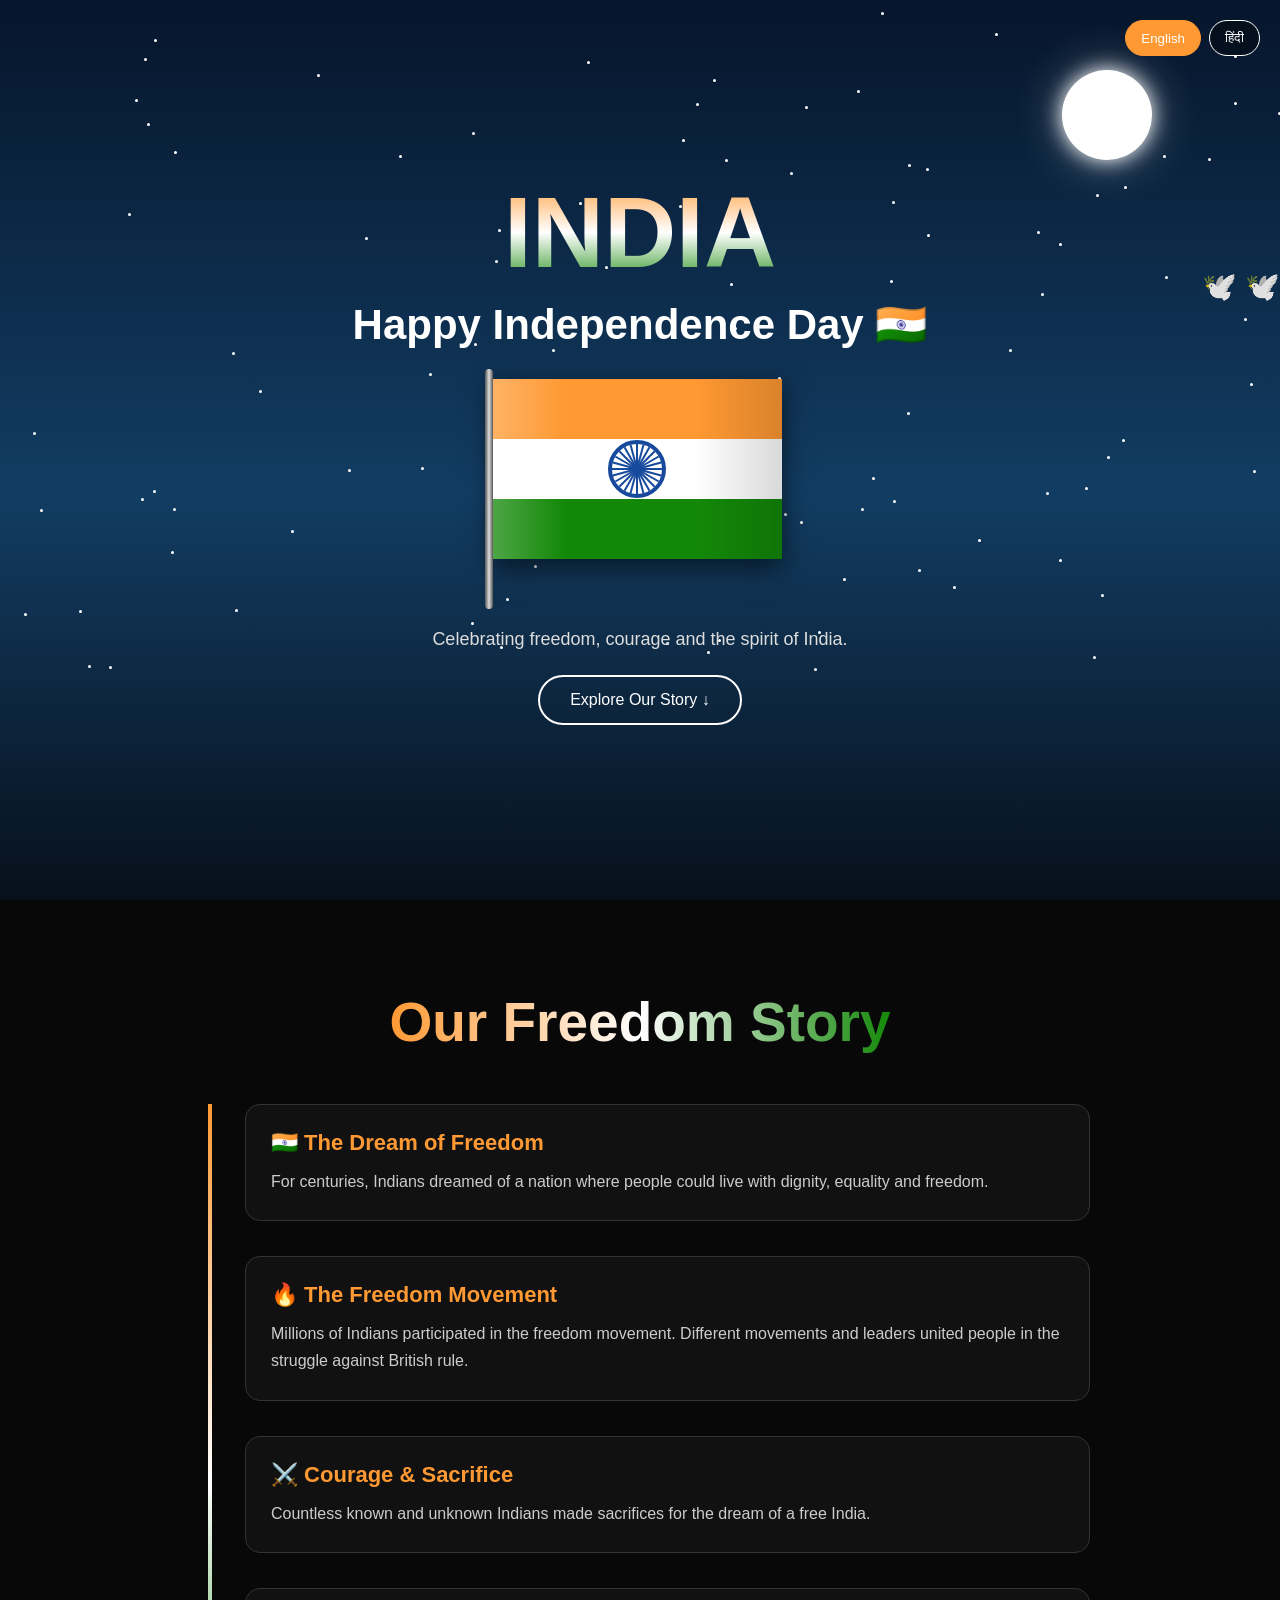
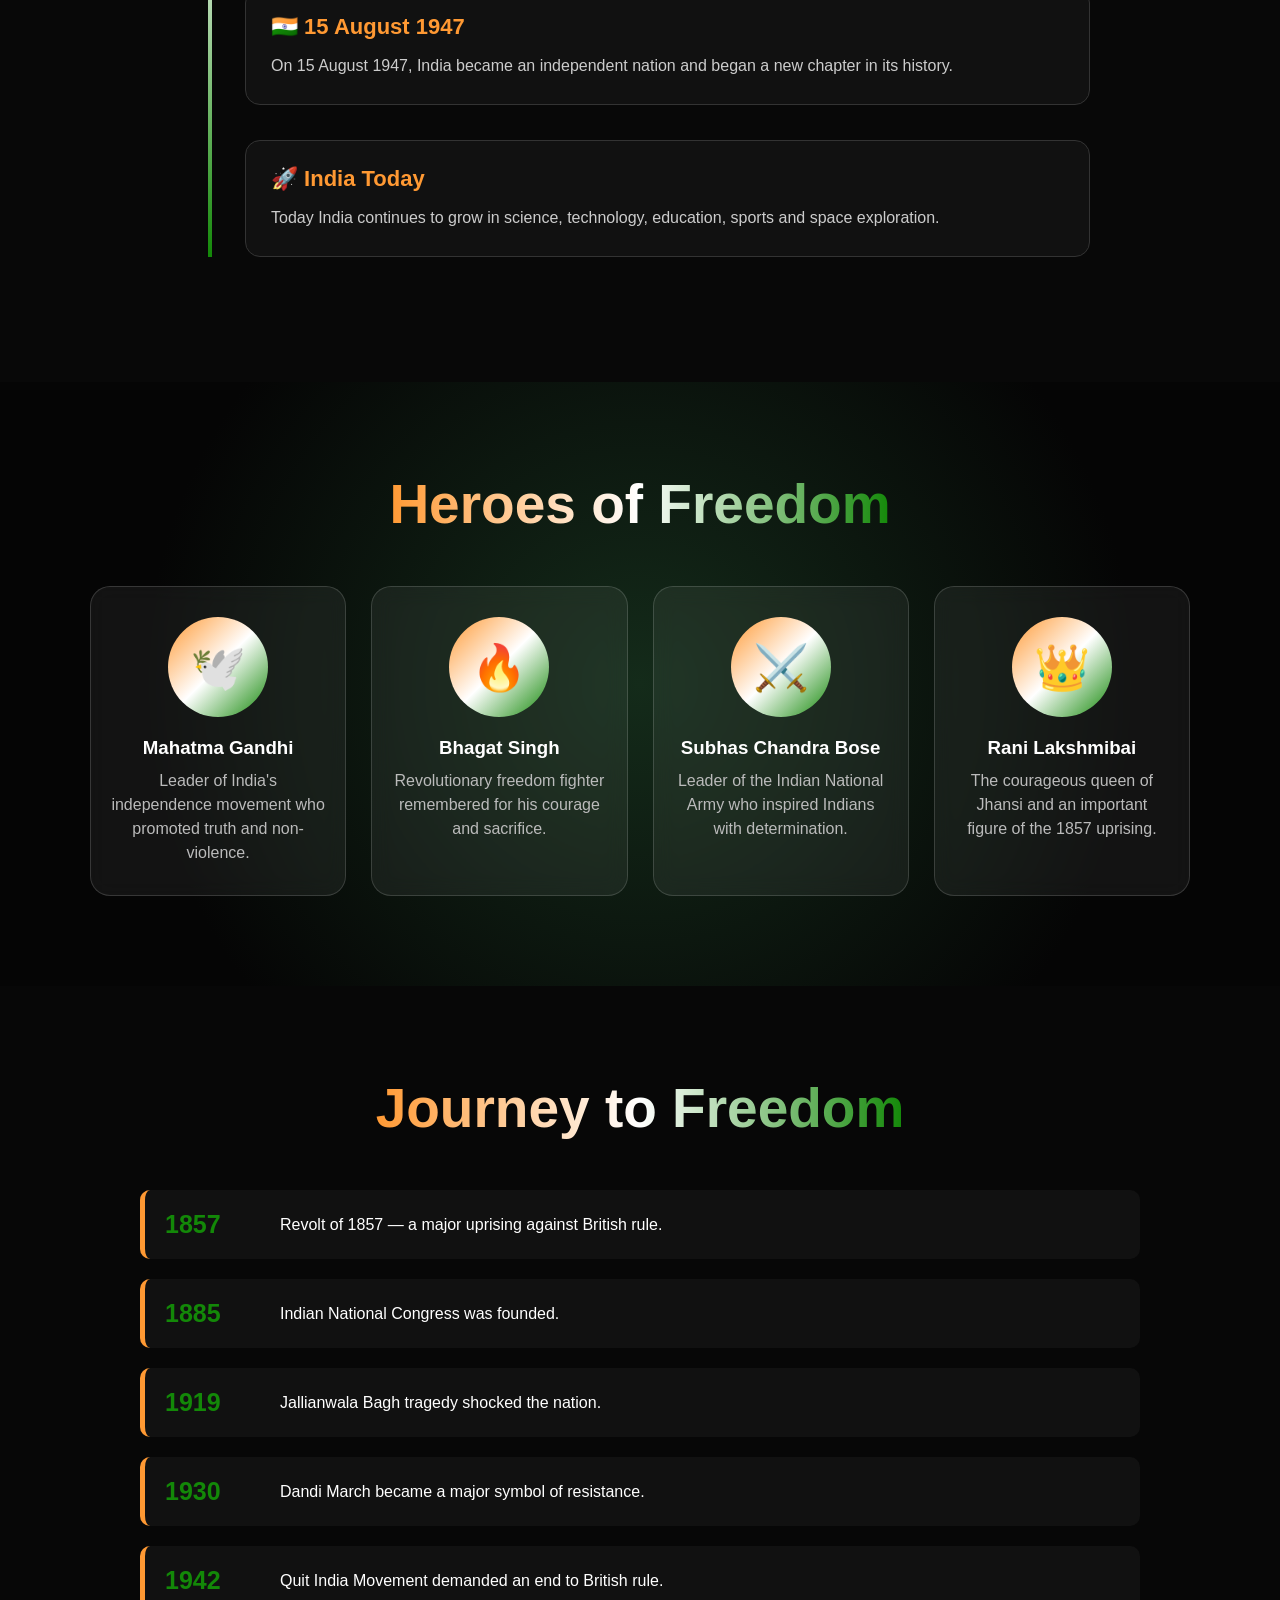
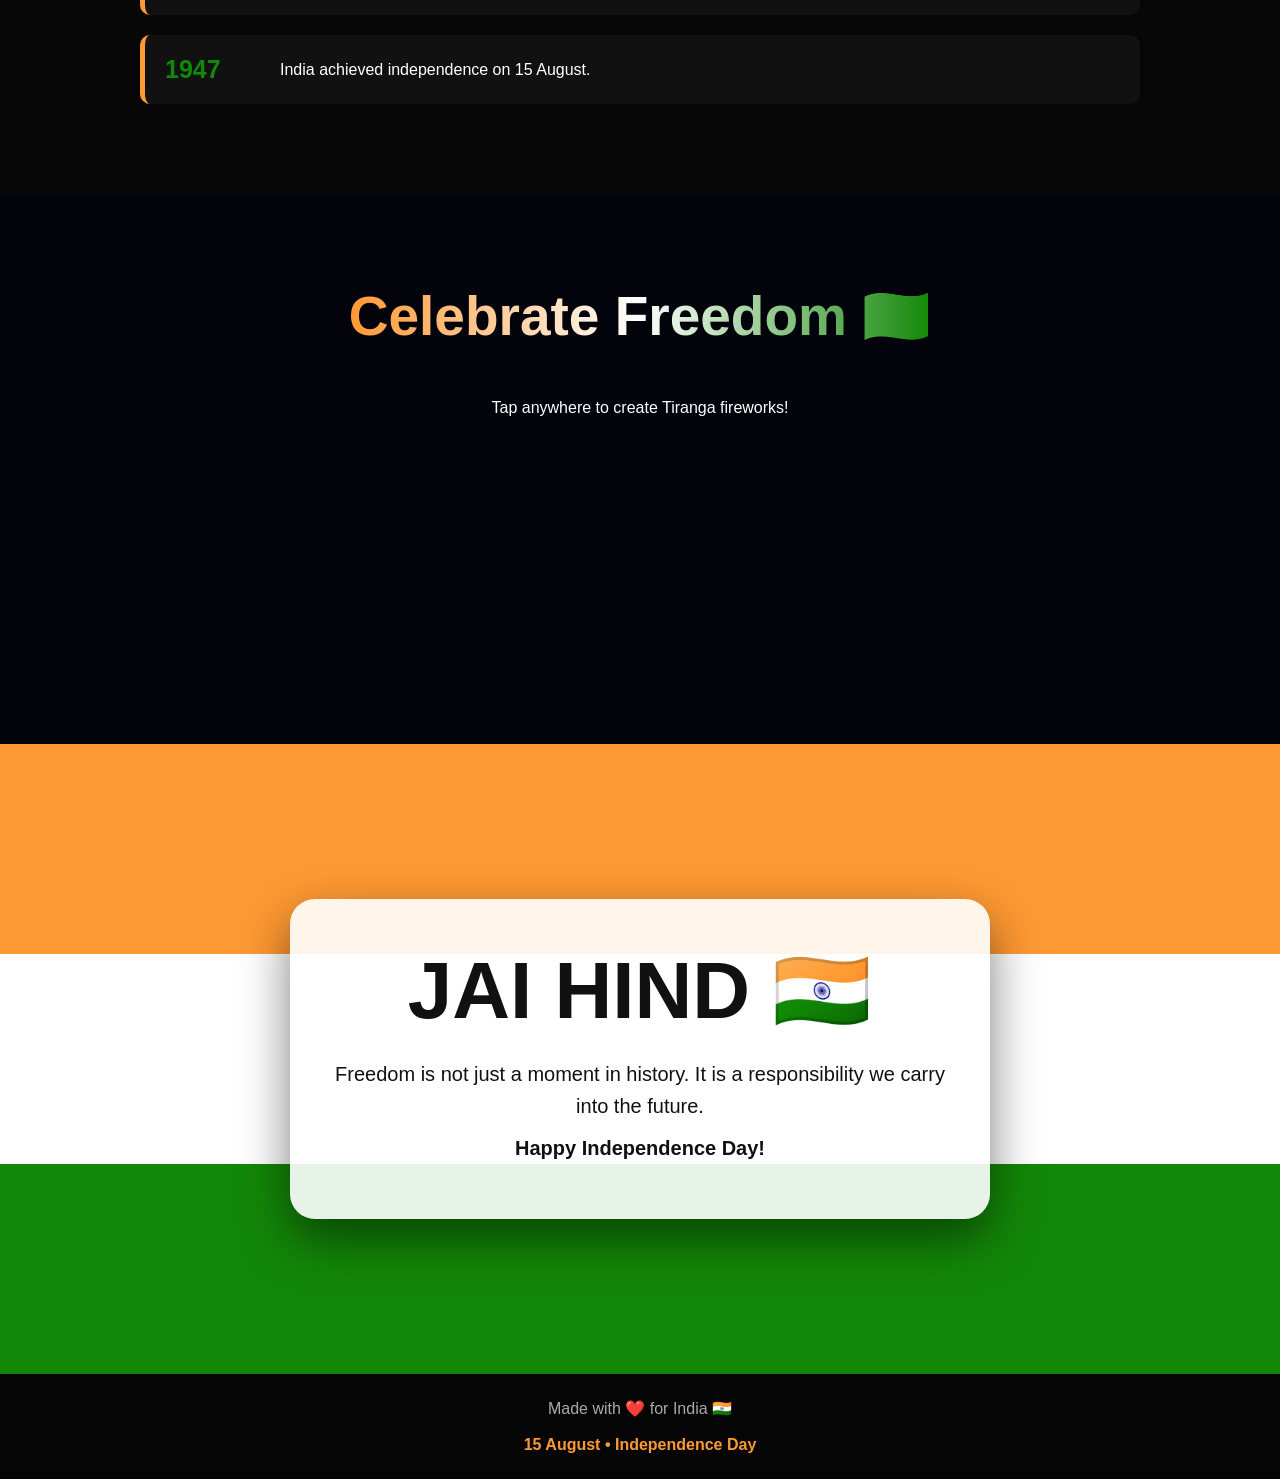
<file: Independence.html>
<!DOCTYPE html>
<html lang="en">
<head>
<meta charset="UTF-8">
<meta name="viewport" content="width=device-width,initial-scale=1.0">

<title>India Independence Day 🇮🇳</title>

<style>

/* ================= RESET ================= */

*{
    margin:0;
    padding:0;
    box-sizing:border-box;
}

html{
    scroll-behavior:smooth;
}

body{
    font-family:Arial,sans-serif;
    background:#050505;
    color:white;
    overflow-x:hidden;
}

/* ================= LANGUAGE ================= */

.language{
    position:absolute;
    top:20px;
    right:20px;
    z-index:50;
    display:flex;
    gap:8px;
}

.language button{
    border:1px solid white;
    background:rgba(0,0,0,.35);
    color:white;
    padding:9px 15px;
    border-radius:20px;
    cursor:pointer;
    transition:.3s;
}

.language button:hover,
.language button.active{
    background:#ff9933;
    border-color:#ff9933;
}

/* ================= HERO ================= */

.hero{
    min-height:100vh;
    position:relative;
    overflow:hidden;

    display:flex;
    justify-content:center;
    align-items:center;
    text-align:center;

    background:
        linear-gradient(
            #06152b,
            #123d63 55%,
            #07101b
        );
}

/* Stars */

#stars{
    position:absolute;
    inset:0;
}

.star{
    position:absolute;
    width:3px;
    height:3px;
    background:white;
    border-radius:50%;

    animation:
        twinkle 2s infinite alternate;
}

@keyframes twinkle{

    from{
        opacity:.2;
        transform:scale(.7);
    }

    to{
        opacity:1;
        transform:scale(1.4);
    }
}

/* Moon */

.moon{
    position:absolute;
    top:70px;
    right:10%;

    width:90px;
    height:90px;

    border-radius:50%;
    background:#fff;

    box-shadow:
        0 0 20px white,
        0 0 50px rgba(255,255,255,.4);
}

/* Clouds */

.cloud{
    position:absolute;

    width:150px;
    height:45px;

    background:rgba(255,255,255,.7);

    border-radius:50px;
}

.cloud::before,
.cloud::after{
    content:"";
    position:absolute;

    background:inherit;
    border-radius:50%;
}

.cloud::before{
    width:65px;
    height:65px;

    left:25px;
    top:-30px;
}

.cloud::after{
    width:80px;
    height:80px;

    right:20px;
    top:-40px;
}

.c1{
    top:18%;
    left:-200px;

    animation:
        cloudMove 35s linear infinite;
}

.c2{
    top:35%;
    left:-250px;

    transform:scale(.7);

    animation:
        cloudMove 50s linear infinite;
}

@keyframes cloudMove{

    to{
        transform:translateX(120vw);
    }
}

/* ================= BIRDS ================= */

.birds{
    position:absolute;
    top:30%;
    right:0px;

    font-size:28px;

    animation:
        birdMove 20s linear infinite;
}

@keyframes birdMove{

    from{
        transform:translateX(0);
    }

    to{
        transform:translateX(-100vw);
    }
}

/* ================= HERO CONTENT ================= */

.hero-content{
    position:relative;
    z-index:10;

    padding:30px 15px;
}

.hero h1{
    font-size:
        clamp(50px,10vw,100px);

    margin-bottom:10px;

    background:
        linear-gradient(
            #ff9933,
            white,
            #138808
        );

    -webkit-background-clip:text;
    color:transparent;

    animation:titleGlow 2s infinite alternate;
}

@keyframes titleGlow{

    from{
        filter:drop-shadow(0 0 5px white);
    }

    to{
        filter:drop-shadow(0 0 25px #ff9933);
    }
}

.hero h2{
    font-size:
        clamp(22px,5vw,42px);

    margin-bottom:20px;
}

.hero p{
    font-size:18px;
    color:#ddd;
}

/* ================= FLAG ================= */

.flag-area{
    width:320px;
    height:220px;

    margin:30px auto;

    position:relative;
}

.pole{
    position:absolute;

    width:8px;
    height:240px;

    left:5px;
    top:-10px;

    background:
        linear-gradient(
            90deg,
            #555,
            #ddd,
            #555
        );

    border-radius:5px;

    z-index:2;
}

.flag{
    position:absolute;

    left:12px;
    top:0;

    width:290px;
    height:180px;

    overflow:hidden;

    transform-origin:left center;

    background:
        linear-gradient(
            to bottom,

            #ff9933 0%,
            #ff9933 33.33%,

            #ffffff 33.33%,
            #ffffff 66.66%,

            #138808 66.66%,
            #138808 100%
        );

    animation:
        wave 2s ease-in-out infinite;

    box-shadow:
        0 8px 25px rgba(0,0,0,.6);
}

@keyframes wave{

    0%,100%{
        transform:
            perspective(600px)
            rotateY(0deg)
            skewY(0deg);
    }

    50%{
        transform:
            perspective(600px)
            rotateY(-13deg)
            skewY(2deg);
    }
}

/* Flag shine */

.flag::after{
    content:"";

    position:absolute;
    inset:0;

    background:
        linear-gradient(
            90deg,
            rgba(255,255,255,.25),
            transparent 25%,
            transparent 70%,
            rgba(0,0,0,.15)
        );

    pointer-events:none;
}

/* ================= ASHOKA CHAKRA ================= */

.chakra{
    position:absolute;

    width:58px;
    height:58px;

    left:116px;
    top:61px;

    border:
        4px solid #174a9c;

    border-radius:50%;

    animation:
        chakraRotate 8s linear infinite;
}

@keyframes chakraRotate{

    to{
        transform:rotate(360deg);
    }
}

.chakra::after{
    content:"";

    position:absolute;

    width:8px;
    height:8px;

    background:#174a9c;

    border-radius:50%;

    left:21px;
    top:21px;
}

.spoke{
    position:absolute;

    width:2px;
    height:25px;

    background:#174a9c;

    left:calc(50% - 1px);
    top:calc(50% - 25px);

    transform-origin:50% 100%;
}

.spoke:nth-child(1){
    transform:rotate(0deg);
}

.spoke:nth-child(2){
    transform:rotate(15deg);
}

.spoke:nth-child(3){
    transform:rotate(30deg);
}

.spoke:nth-child(4){
    transform:rotate(45deg);
}

.spoke:nth-child(5){
    transform:rotate(60deg);
}

.spoke:nth-child(6){
    transform:rotate(75deg);
}

.spoke:nth-child(7){
    transform:rotate(90deg);
}

.spoke:nth-child(8){
    transform:rotate(105deg);
}

.spoke:nth-child(9){
    transform:rotate(120deg);
}

.spoke:nth-child(10){
    transform:rotate(135deg);
}

.spoke:nth-child(11){
    transform:rotate(150deg);
}

.spoke:nth-child(12){
    transform:rotate(165deg);
}
    .spoke:nth-child(13){
    transform:rotate(180deg);
}

.spoke:nth-child(14){
    transform:rotate(195deg);
}

.spoke:nth-child(15){
    transform:rotate(210deg);
}

.spoke:nth-child(16){
    transform:rotate(225deg);
}

.spoke:nth-child(17){
    transform:rotate(240deg);
}

.spoke:nth-child(18){
    transform:rotate(255deg);
}

.spoke:nth-child(19){
    transform:rotate(270deg);
}

.spoke:nth-child(20){
    transform:rotate(285deg);
}

.spoke:nth-child(21){
    transform:rotate(300deg);
}

.spoke:nth-child(22){
    transform:rotate(315deg);
}

.spoke:nth-child(23){
    transform:rotate(330deg);
}

.spoke:nth-child(24){
    transform:rotate(345deg);
    }


/* ================= BUTTON ================= */

.btn{
    display:inline-block;

    margin-top:25px;

    padding:14px 30px;

    color:white;
    text-decoration:none;

    border:
        2px solid white;

    border-radius:30px;

    transition:.3s;
}

.btn:hover{
    background:white;
    color:#111;

    transform:
        scale(1.08);
}

/* ================= SECTIONS ================= */

section{
    padding:90px 7%;
}

.section-title{
    text-align:center;

    font-size:
        clamp(32px,6vw,55px);

    margin-bottom:50px;
}

.section-title span{
    background:
        linear-gradient(
            90deg,
            #ff9933,
            white,
            #138808
        );

    -webkit-background-clip:text;
    color:transparent;
}

/* ================= STORY ================= */

.story{
    background:#080808;
}

.story-container{
    max-width:900px;
    margin:auto;

    position:relative;
}

.story-container::before{

    content:"";

    position:absolute;

    left:18px;
    top:0;

    width:4px;
    height:100%;

    background:
        linear-gradient(
            #ff9933,
            white,
            #138808
        );
}

.story-card{

    margin-left:55px;
    margin-bottom:35px;

    padding:25px;

    background:#111;

    border:
        1px solid #333;

    border-radius:15px;

    opacity:0;

    transform:
        translateX(60px);

    transition:
        1s;
}

.story-card.show{

    opacity:1;

    transform:
        translateX(0);
}

.story-card h3{

    color:#ff9933;

    margin-bottom:12px;

    font-size:22px;
}

.story-card p{

    line-height:1.7;

    color:#ccc;
}

/* ================= HERO CARDS ================= */

.fighters{

    background:
        radial-gradient(
            circle at center,
            #142b1a,
            #050505 70%
        );
}

.cards{

    max-width:1100px;
    margin:auto;

    display:grid;

    grid-template-columns:
        repeat(
            auto-fit,
            minmax(220px,1fr)
        );

    gap:25px;
}

.card{

    padding:30px 20px;

    text-align:center;

    border-radius:20px;

    background:
        rgba(255,255,255,.06);

    border:
        1px solid rgba(255,255,255,.15);

    backdrop-filter:
        blur(10px);

    transition:.4s;
}

.card:hover{

    transform:
        translateY(-12px)
        scale(1.03);

    border-color:
        #ff9933;
}

.avatar{

    width:100px;
    height:100px;

    margin:
        0 auto 20px;

    display:flex;

    align-items:center;
    justify-content:center;

    border-radius:50%;

    font-size:45px;

    background:
        linear-gradient(
            135deg,
            #ff9933,
            white,
            #138808
        );

    color:#111;
}

.card h3{
    margin-bottom:10px;
}

.card p{
    color:#bbb;
    line-height:1.5;
}

/* ================= TIMELINE ================= */

.timeline{
    background:#070707;
}

.timeline-box{

    max-width:1000px;
    margin:auto;

    display:flex;
    flex-direction:column;

    gap:20px;
}

.year{

    display:flex;
    align-items:center;

    gap:25px;

    padding:20px;

    background:#111;

    border-left:
        5px solid #ff9933;

    border-radius:10px;

    transition:.3s;
}

.year:hover{
    transform:
        translateX(10px);
}

.year strong{

    min-width:90px;

    font-size:25px;

    color:#138808;
}

/* ================= FIREWORKS ================= */

.fireworks{

    min-height:550px;

    position:relative;

    overflow:hidden;

    text-align:center;

    background:#02030b;
}

.firework{

    position:absolute;

    width:6px;
    height:6px;

    border-radius:50%;

    animation:
        explode 1.5s linear forwards;
}

@keyframes explode{

    0%{

        box-shadow:
            0 0 0 0 #ff9933;

        opacity:1;
    }

    100%{

        box-shadow:

            90px 0 #ff9933,
            -90px 0 #ff9933,

            0 90px white,
            0 -90px white,

            65px 65px #138808,
            -65px -65px #138808,

            65px -65px white,
            -65px 65px #ff9933,

            40px 80px #138808,
            -40px -80px #ff9933;

        opacity:0;

        transform:
            scale(1.3);
    }
}

/* ================= FINAL ================= */

.final{

    min-height:70vh;

    display:flex;

    align-items:center;
    justify-content:center;

    text-align:center;

    background:
        linear-gradient(
            to bottom,

            #ff9933 0%,
            #ff9933 33.33%,

            white 33.33%,
            white 66.66%,

            #138808 66.66%,
            #138808 100%
        );
}

.final-content{

    max-width:700px;

    margin:20px;

    padding:45px;

    background:
        rgba(255,255,255,.9);

    color:#111;

    border-radius:25px;

    box-shadow:
        0 20px 50px rgba(0,0,0,.5);
}

.final h2{

    font-size:
        clamp(40px,8vw,80px);

    margin-bottom:20px;
}

.final p{

    font-size:20px;

    line-height:1.6;

    margin:10px 0;
}

/* ================= FOOTER ================= */

footer{

    text-align:center;

    padding:25px;

    background:#050505;

    color:#aaa;
}

footer b{
    color:#ff9933;
}

/* ================= MOBILE ================= */

@media(max-width:600px){

    .language{

        top:12px;
        right:12px;
    }

    .language button{

        padding:7px 11px;

        font-size:12px;
    }

    .flag-area{

        transform:
            scale(.82);
    }

    .story-container::before{
        left:8px;
    }

    .story-card{
        margin-left:30px;
    }

    .year{

        flex-direction:column;

        align-items:flex-start;

        gap:8px;
    }

    section{
        padding:70px 5%;
    }

    .final-content{
        padding:30px 20px;
    }
}

</style>
</head>


<body>


<!-- ================================================= -->
<!-- HERO -->
<!-- ================================================= -->

<header class="hero">

    <!-- Language -->

    <div class="language">

        <button
            id="enBtn"
            class="active"
            onclick="setLanguage('en')">

            English

        </button>

        <button
            id="hiBtn"
            onclick="setLanguage('hi')">

            हिंदी

        </button>

    </div>


    <!-- Moon -->

    <div class="moon"></div>


    <!-- Clouds -->

    <div class="cloud c1"></div>

    <div class="cloud c2"></div>


    <!-- Stars -->

    <div id="stars"></div>


    <!-- Birds -->

    <div class="birds">
        🕊️ 🕊️
    </div>


    <!-- Content -->

    <div class="hero-content">

        <h1>INDIA</h1>


        <h2 id="heroTitle">
            Happy Independence Day 🇮🇳
        </h2>


        <!-- FLAG -->

        <div class="flag-area">

            <div class="pole"></div>

            <div class="flag">

                <div class="chakra">

                    <span class="spoke"></span>
                    <span class="spoke"></span>
                    <span class="spoke"></span>
                    <span class="spoke"></span>
                    <span class="spoke"></span>
                    <span class="spoke"></span>
                    <span class="spoke"></span>
                    <span class="spoke"></span>
                    <span class="spoke"></span>
                    <span class="spoke"></span>
                    <span class="spoke"></span>
                    <span class="spoke"></span>
                    <span class="spoke"></span>
                    <span class="spoke"></span>
                    <span class="spoke"></span>
                    <span class="spoke"></span>
                    <span class="spoke"></span>
                    <span class="spoke"></span>
                    <span class="spoke"></span>
                    <span class="spoke"></span>
                    <span class="spoke"></span>
                    <span class="spoke"></span>
                    <span class="spoke"></span>
                    <span class="spoke"></span>

                </div>

            </div>

        </div>


        <p id="heroText">

            Celebrating freedom, courage
            and the spirit of India.

        </p>


        <a
            href="#story"
            class="btn"
            id="exploreBtn">

            Explore Our Story ↓

        </a>

    </div>

</header>



<!-- ================================================= -->
<!-- STORY -->
<!-- ================================================= -->

<section class="story" id="story">

    <h2 class="section-title">

        <span id="storyHeading">
            Our Freedom Story
        </span>

    </h2>


    <div class="story-container">


        <div class="story-card">

            <h3 id="story1Title">
                🇮🇳 The Dream of Freedom
            </h3>

            <p id="story1Text">

                For centuries, Indians dreamed
                of a nation where people could
                live with dignity, equality
                and freedom.

            </p>

        </div>


        <div class="story-card">

            <h3 id="story2Title">
                🔥 The Freedom Movement
            </h3>

            <p id="story2Text">

                Millions of Indians participated
                in the freedom movement.
                Different movements and leaders
                united people in the struggle
                against British rule.

            </p>

        </div>


        <div class="story-card">

            <h3 id="story3Title">
                ⚔️ Courage & Sacrifice
            </h3>

            <p id="story3Text">

                Countless known and unknown
                Indians made sacrifices for
                the dream of a free India.

            </p>

        </div>


        <div class="story-card">

            <h3 id="story4Title">
                🇮🇳 15 August 1947
            </h3>

            <p id="story4Text">

                On 15 August 1947, India
                became an independent nation
                and began a new chapter
                in its history.

            </p>

        </div>


        <div class="story-card">

            <h3 id="story5Title">
                🚀 India Today
            </h3>

            <p id="story5Text">

                Today India continues to grow
                in science, technology,
                education, sports and space
                exploration.

            </p>

        </div>

    </div>

</section>



<!-- ================================================= -->
<!-- FREEDOM FIGHTERS -->
<!-- ================================================= -->

<section class="fighters">

    <h2 class="section-title">

        <span id="heroesHeading">
            Heroes of Freedom
        </span>

    </h2>


    <div class="cards">


        <div class="card">

            <div class="avatar">
                🕊️
            </div>

            <h3 id="hero1Name">
                Mahatma Gandhi
            </h3>

            <p id="hero1Text">

                Leader of India's independence
                movement who promoted truth
                and non-violence.

            </p>

        </div>


        <div class="card">

            <div class="avatar">
                🔥
            </div>

            <h3 id="hero2Name">
                Bhagat Singh
            </h3>

            <p id="hero2Text">

                Revolutionary freedom fighter
                remembered for his courage
                and sacrifice.

            </p>

        </div>


        <div class="card">

            <div class="avatar">
                ⚔️
            </div>

            <h3 id="hero3Name">
                Subhas Chandra Bose
            </h3>

            <p id="hero3Text">

                Leader of the Indian National
                Army who inspired Indians
                with determination.

            </p>

        </div>


        <div class="card">

            <div class="avatar">
                👑
            </div>

            <h3 id="hero4Name">
                Rani Lakshmibai
            </h3>

            <p id="hero4Text">

                The courageous queen of Jhansi
                and an important figure of
                the 1857 uprising.

            </p>

        </div>


    </div>

</section>



<!-- ================================================= -->
<!-- TIMELINE -->
<!-- ================================================= -->

<section class="timeline">

    <h2 class="section-title">

        <span id="timelineHeading">
            Journey to Freedom
        </span>

    </h2>


    <div class="timeline-box">


        <div class="year">

            <strong>1857</strong>

            <span id="year1857">
                Revolt of 1857 — a major uprising
                against British rule.
            </span>

        </div>


        <div class="year">

            <strong>1885</strong>

            <span id="year1885">
                Indian National Congress was founded.
            </span>

        </div>


        <div class="year">

            <strong>1919</strong>

            <span id="year1919">
                Jallianwala Bagh tragedy shocked
                the nation.
            </span>

        </div>


        <div class="year">

            <strong>1930</strong>

            <span id="year1930">
                Dandi March became a major symbol
                of resistance.
            </span>

        </div>


        <div class="year">

            <strong>1942</strong>

            <span id="year1942">
                Quit India Movement demanded an
                end to British rule.
            </span>

        </div>


        <div class="year">

            <strong>1947</strong>

            <span id="year1947">
                India achieved independence
                on 15 August.
            </span>

        </div>

    </div>

</section>



<!-- ================================================= -->
<!-- FIREWORKS -->
<!-- ================================================= -->

<section class="fireworks" id="fireworks">

    <h2 class="section-title">

        <span id="fireworkHeading">
            Celebrate Freedom 🇮🇳
        </span>

    </h2>


    <p id="fireworkText">

        Tap anywhere to create
        Tiranga fireworks!

    </p>

</section>



<!-- ================================================= -->
<!-- FINAL -->
<!-- ================================================= -->

<section class="final">

    <div class="final-content">

        <h2>
            JAI HIND 🇮🇳
        </h2>


        <p id="finalText">

            Freedom is not just a moment
            in history. It is a responsibility
            we carry into the future.

        </p>


        <p>

            <b id="finalWish">
                Happy Independence Day!
            </b>

        </p>

    </div>

</section>



<!-- FOOTER -->

<footer>

    Made with ❤️ for India 🇮🇳

    <br><br>

    <b>
        15 August • Independence Day
    </b>

</footer>



<script>

/* ================================================= */
/* STARS */
/* ================================================= */

const stars =
document.getElementById("stars");

for(let i=0;i<100;i++){

    const star =
    document.createElement("div");

    star.className="star";

    star.style.left =
        Math.random()*100+"%";

    star.style.top =
        Math.random()*75+"%";

    star.style.animationDelay =
        Math.random()*2+"s";

    stars.appendChild(star);
}



/* ================================================= */
/* SCROLL STORY ANIMATION */
/* ================================================= */

const storyCards =
document.querySelectorAll(".story-card");


function revealStory(){

    storyCards.forEach(card=>{

        const position =
            card.getBoundingClientRect().top;

        if(position <
           window.innerHeight-100){

            card.classList.add("show");

        }

    });

}


window.addEventListener(
    "scroll",
    revealStory
);

revealStory();



/* ================================================= */
/* FIREWORK FUNCTION */
/* ================================================= */

const fireworks =
document.getElementById("fireworks");


function createFirework(x,y){

    const firework =
        document.createElement("div");

    firework.className =
        "firework";

    firework.style.left =
        x+"px";

    firework.style.top =
        y+"px";

    fireworks.appendChild(
        firework
    );

    setTimeout(()=>{

        firework.remove();

    },1500);

}



/* ================================================= */
/* CLICK FIREWORK */
/* ================================================= */

fireworks.addEventListener(
    "click",
    function(event){

        const rect =
            fireworks.getBoundingClientRect();

        const x =
            event.clientX-rect.left;

        const y =
            event.clientY-rect.top;

        createFirework(x,y);

    }
);



/* ================================================= */
/* AUTOMATIC FIREWORKS */
/* ================================================= */

setInterval(()=>{

    const x =
        Math.random() *
        fireworks.clientWidth;

    const y =
        100+
        Math.random()*300;

    createFirework(x,y);

},1800);



/* ================================================= */
/* LANGUAGE DATA */
/* ================================================= */

const translations={


en:{

    heroTitle:
    "Happy Independence Day 🇮🇳",

    heroText:
    "Celebrating freedom, courage and the spirit of India.",

    explore:
    "Explore Our Story ↓",

    storyHeading:
    "Our Freedom Story",

    story1Title:
    "🇮🇳 The Dream of Freedom",

    story1Text:
    "For centuries, Indians dreamed of a nation where people could live with dignity, equality and freedom.",

    story2Title:
    "🔥 The Freedom Movement",

    story2Text:
    "Millions of Indians participated in the freedom movement. Different movements and leaders united people in the struggle against British rule.",

    story3Title:
    "⚔️ Courage & Sacrifice",

    story3Text:
    "Countless known and unknown Indians made sacrifices for the dream of a free India.",

    story4Title:
    "🇮🇳 15 August 1947",

    story4Text:
    "On 15 August 1947, India became an independent nation and began a new chapter in its history.",

    story5Title:
    "🚀 India Today",

    story5Text:
    "Today India continues to grow in science, technology, education, sports and space exploration.",

    heroesHeading:
    "Heroes of Freedom",

    hero1Text:
    "Leader of India's independence movement who promoted truth and non-violence.",

    hero2Text:
    "Revolutionary freedom fighter remembered for his courage and sacrifice.",

    hero3Text:
    "Leader of the Indian National Army who inspired Indians with determination.",

    hero4Text:
    "The courageous queen of Jhansi and an important figure of the 1857 uprising.",

    timelineHeading:
    "Journey to Freedom",

    year1857:
    "Revolt of 1857 — a major uprising against British rule.",

    year1885:
    "Indian National Congress was founded.",

    year1919:
    "Jallianwala Bagh tragedy shocked the nation.",

    year1930:
    "Dandi March became a major symbol of resistance.",

    year1942:
    "Quit India Movement demanded an end to British rule.",

    year1947:
    "India achieved independence on 15 August.",

    fireworkHeading:
    "Celebrate Freedom 🇮🇳",

    fireworkText:
    "Tap anywhere to create Tiranga fireworks!",

    finalText:
    "Freedom is not just a moment in history. It is a responsibility we carry into the future.",

    finalWish:
    "Happy Independence Day!"

},



hi:{

    heroTitle:
    "स्वतंत्रता दिवस की हार्दिक शुभकामनाएँ 🇮🇳",

    heroText:
    "भारत की स्वतंत्रता, साहस और देशभक्ति की भावना का जश्न।",

    explore:
    "हमारी कहानी देखें ↓",

    storyHeading:
    "हमारी स्वतंत्रता की कहानी",

    story1Title:
    "🇮🇳 आज़ादी का सपना",

    story1Text:
    "सदियों से भारतीय एक ऐसे स्वतंत्र राष्ट्र का सपना देखते रहे जहाँ हर व्यक्ति सम्मान, समानता और स्वतंत्रता के साथ जीवन जी सके।",

    story2Title:
    "🔥 स्वतंत्रता आंदोलन",

    story2Text:
    "लाखों भारतीयों ने स्वतंत्रता आंदोलन में भाग लिया। विभिन्न आंदोलनों और नेताओं ने लोगों को ब्रिटिश शासन के विरुद्ध संघर्ष में एकजुट किया।",

    story3Title:
    "⚔️ साहस और बलिदान",

    story3Text:
    "असंख्य ज्ञात और अज्ञात भारतीयों ने स्वतंत्र भारत के सपने के लिए अपना बलिदान दिया।",

    story4Title:
    "🇮🇳 15 अगस्त 1947",

    story4Text:
    "15 अगस्त 1947 को भारत एक स्वतंत्र राष्ट्र बना और उसके इतिहास में एक नए अध्याय की शुरुआत हुई।",

    story5Title:
    "🚀 आज का भारत",

    story5Text:
    "आज भारत विज्ञान, तकनीक, शिक्षा, खेल और अंतरिक्ष के क्षेत्र में लगातार आगे बढ़ रहा है।",

    heroesHeading:
    "स्वतंत्रता के वीर",

    hero1Text:
    "भारत के स्वतंत्रता आंदोलन के नेता जिन्होंने सत्य और अहिंसा का संदेश दिया।",

    hero2Text:
    "क्रांतिकारी स्वतंत्रता सेनानी जिन्हें उनके साहस और बलिदान के लिए याद किया जाता है।",

    hero3Text:
    "आजाद हिंद फौज के नेता जिन्होंने अपने दृढ़ संकल्प से भारतीयों को प्रेरित किया।",

    hero4Text:
    "झाँसी की वीर रानी और 1857 के विद्रोह की प्रमुख हस्तियों में से एक।",

    timelineHeading:
    "आज़ादी का सफर",

    year1857:
    "1857 का विद्रोह — ब्रिटिश शासन के विरुद्ध एक बड़ा विद्रोह।",

    year1885:
    "भारतीय राष्ट्रीय कांग्रेस की स्थापना हुई।",

    year1919:
    "जलियांवाला बाग की घटना ने पूरे देश को झकझोर दिया।",

    year1930:
    "दांडी मार्च प्रतिरोध का एक महत्वपूर्ण प्रतीक बना।",

    year1942:
    "भारत छोड़ो आंदोलन ने ब्रिटिश शासन को समाप्त करने की मांग की।",

    year1947:
    "15 अगस्त को भारत स्वतंत्र हुआ।",

    fireworkHeading:
    "आज़ादी का जश्न मनाएँ 🇮🇳",

    fireworkText:
    "तिरंगा आतिशबाज़ी बनाने के लिए कहीं भी टैप करें!",

    finalText:
    "स्वतंत्रता केवल इतिहास का एक पल नहीं है। यह एक जिम्मेदारी है जिसे हम भविष्य में आगे लेकर चलते हैं।",

    finalWish:
    "स्वतंत्रता दिवस की हार्दिक शुभकामनाएँ!"

}

};



/* ================================================= */
/* LANGUAGE FUNCTION */
/* ================================================= */

function setLanguage(lang){

    const t =
        translations[lang];


    document.getElementById(
        "heroTitle"
    ).textContent =
        t.heroTitle;


    document.getElementById(
        "heroText"
    ).textContent =
        t.heroText;


    document.getElementById(
        "exploreBtn"
    ).textContent =
        t.explore;


    document.getElementById(
        "storyHeading"
    ).textContent =
        t.storyHeading;


    document.getElementById(
        "story1Title"
    ).textContent =
        t.story1Title;


    document.getElementById(
        "story1Text"
    ).textContent =
        t.story1Text;


    document.getElementById(
        "story2Title"
    ).textContent =
        t.story2Title;


    document.getElementById(
        "story2Text"
    ).textContent =
        t.story2Text;


    document.getElementById(
        "story3Title"
    ).textContent =
        t.story3Title;


    document.getElementById(
        "story3Text"
    ).textContent =
        t.story3Text;


    document.getElementById(
        "story4Title"
    ).textContent =
        t.story4Title;


    document.getElementById(
        "story4Text"
    ).textContent =
        t.story4Text;


    document.getElementById(
        "story5Title"
    ).textContent =
        t.story5Title;


    document.getElementById(
        "story5Text"
    ).textContent =
        t.story5Text;


    document.getElementById(
        "heroesHeading"
    ).textContent =
        t.heroesHeading;


    document.getElementById(
        "hero1Text"
    ).textContent =
        t.hero1Text;


    document.getElementById(
        "hero2Text"
    ).textContent =
        t.hero2Text;


    document.getElementById(
        "hero3Text"
    ).textContent =
        t.hero3Text;


    document.getElementById(
        "hero4Text"
    ).textContent =
        t.hero4Text;


    document.getElementById(
        "timelineHeading"
    ).textContent =
        t.timelineHeading;


    document.getElementById(
        "year1857"
    ).textContent =
        t.year1857;


    document.getElementById(
        "year1885"
    ).textContent =
        t.year1885;


    document.getElementById(
        "year1919"
    ).textContent =
        t.year1919;


    document.getElementById(
        "year1930"
    ).textContent =
        t.year1930;


    document.getElementById(
        "year1942"
    ).textContent =
        t.year1942;


    document.getElementById(
        "year1947"
    ).textContent =
        t.year1947;


    document.getElementById(
        "fireworkHeading"
    ).textContent =
        t.fireworkHeading;


    document.getElementById(
        "fireworkText"
    ).textContent =
        t.fireworkText;


    document.getElementById(
        "finalText"
    ).textContent =
        t.finalText;


    document.getElementById(
        "finalWish"
    ).textContent =
        t.finalWish;


    /* Active button */

    document.getElementById("enBtn")
        .classList.remove("active");

    document.getElementById("hiBtn")
        .classList.remove("active");


    if(lang==="en"){

        document.getElementById("enBtn")
            .classList.add("active");

    }else{

        document.getElementById("hiBtn")
            .classList.add("active");

    }


    document.documentElement.lang =
        lang==="hi" ? "hi" : "en";

}

</script>

</body>
  </html>
</file>
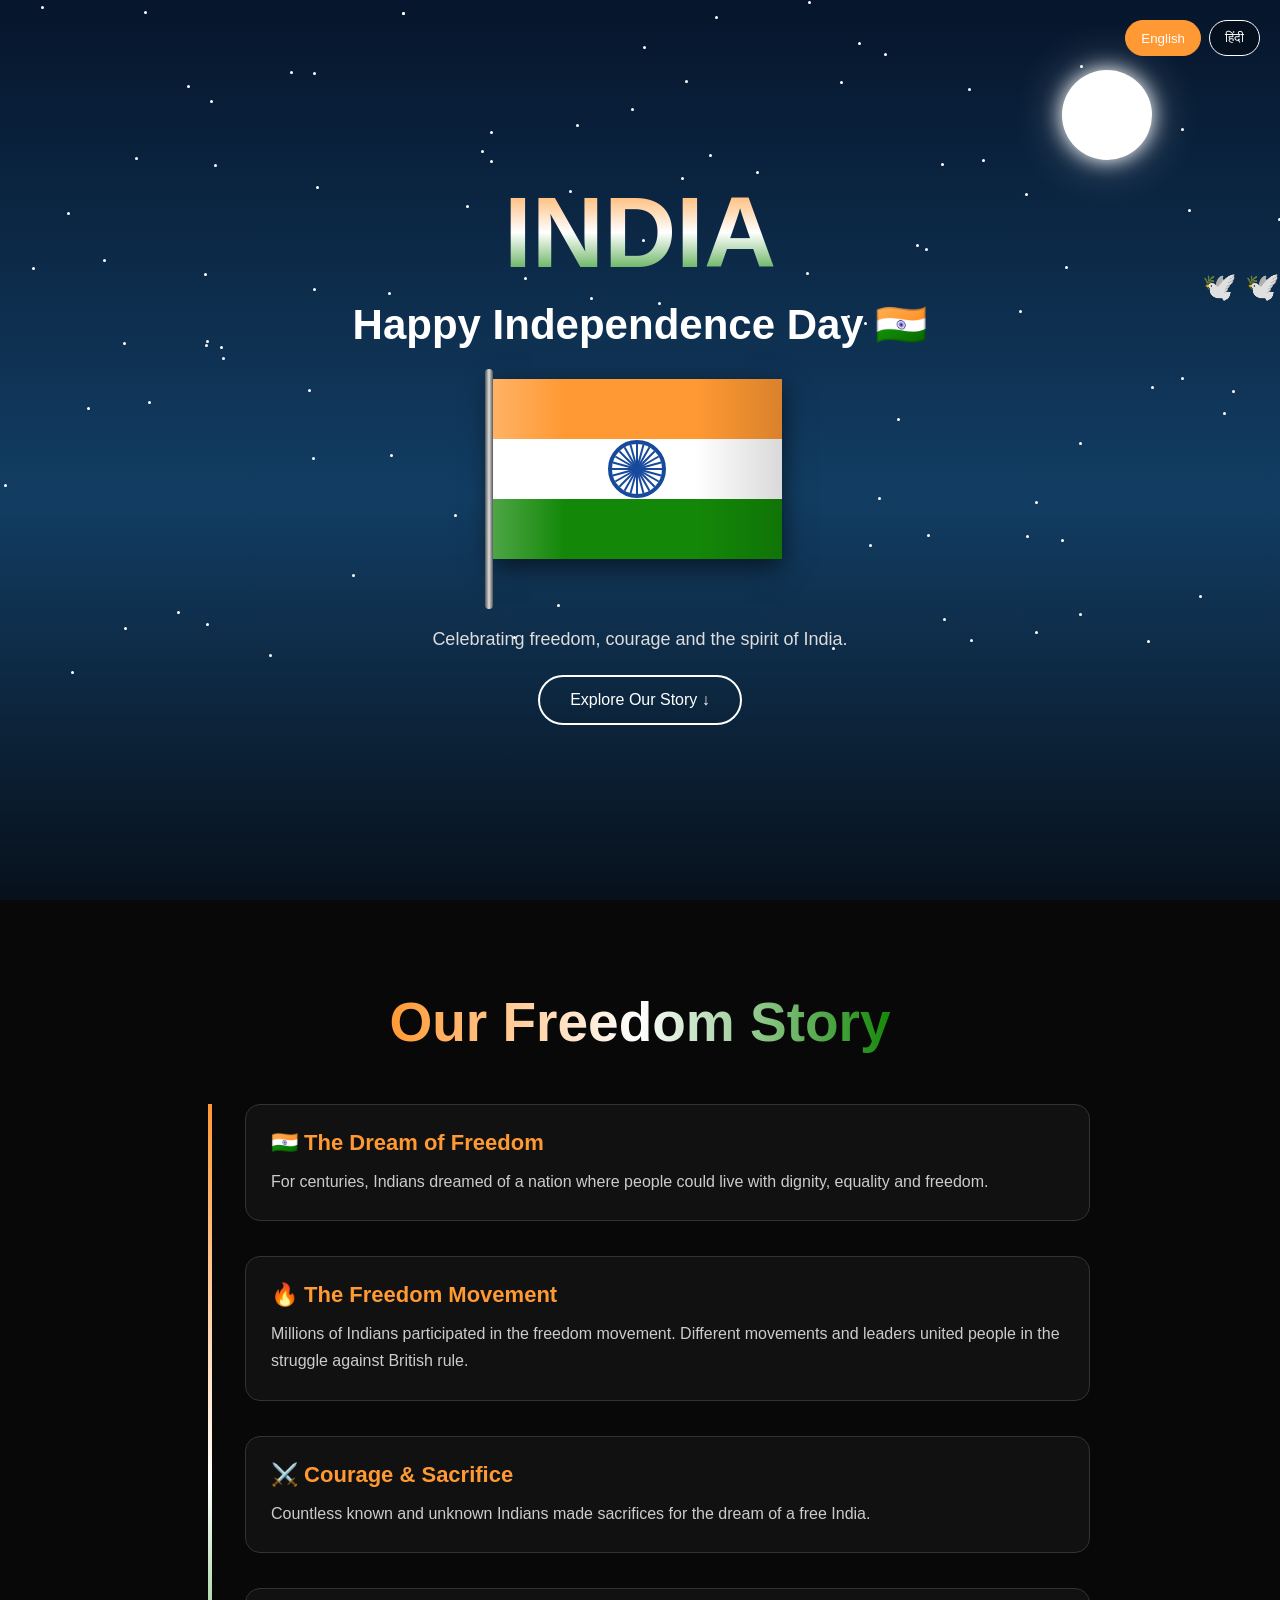
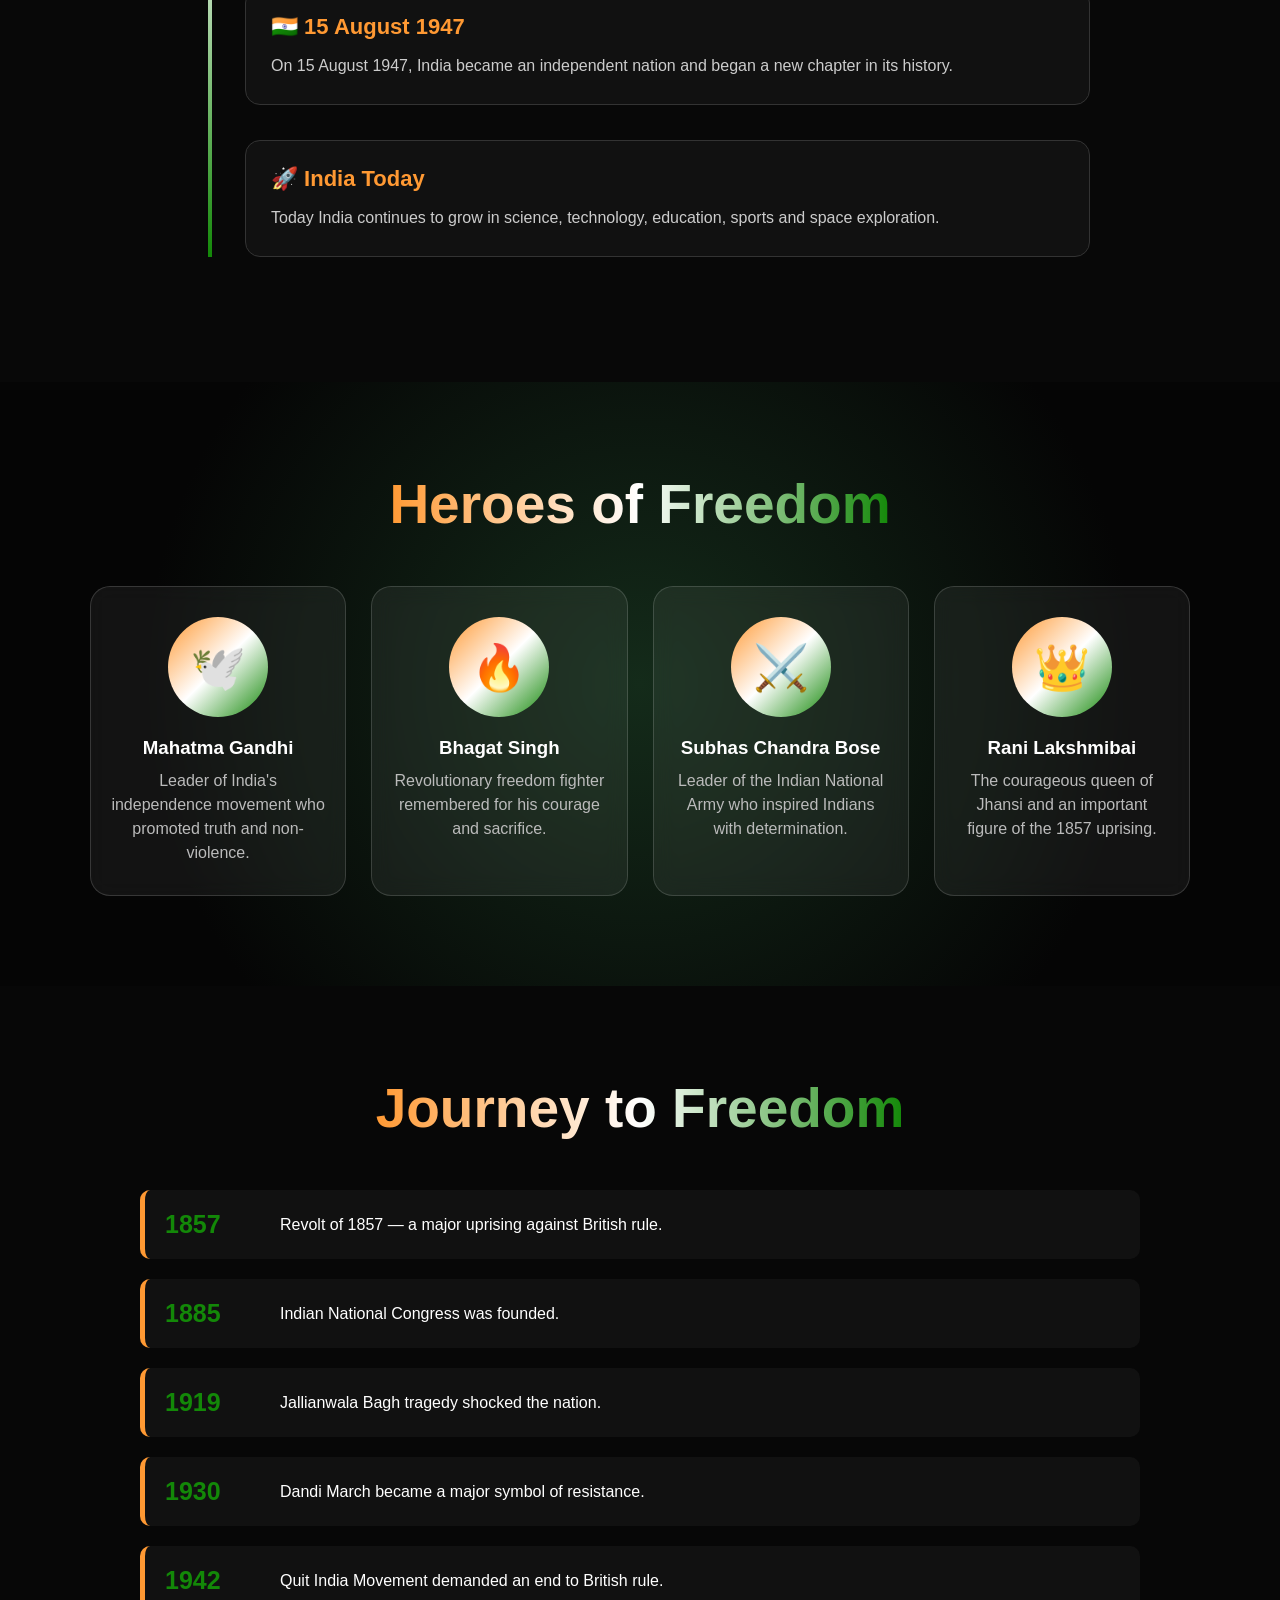
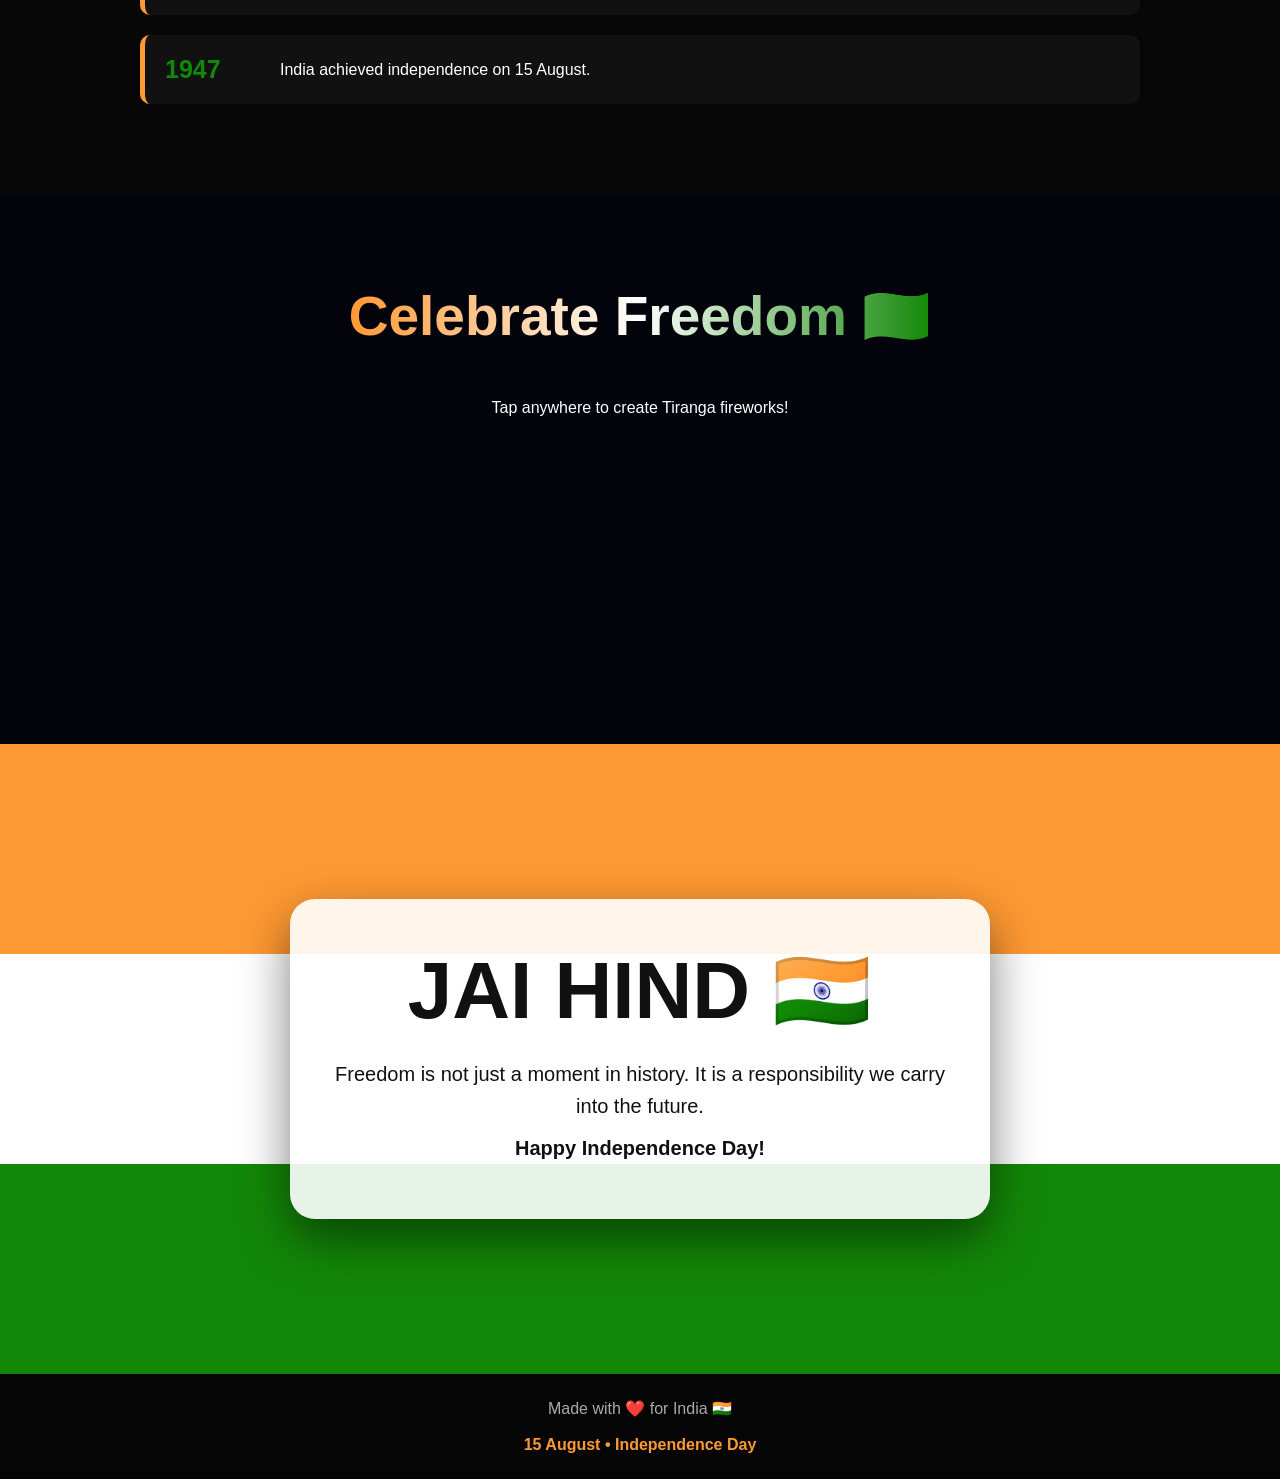
<file: Independent.html>
<!DOCTYPE html>
<html lang="en">
<head>
<meta charset="UTF-8">
<meta name="viewport" content="width=device-width,initial-scale=1.0">

<title>India Independence Day 🇮🇳</title>

<style>

/* ================= RESET ================= */

*{
    margin:0;
    padding:0;
    box-sizing:border-box;
}

html{
    scroll-behavior:smooth;
}

body{
    font-family:Arial,sans-serif;
    background:#050505;
    color:white;
    overflow-x:hidden;
}

/* ================= LANGUAGE ================= */

.language{
    position:absolute;
    top:20px;
    right:20px;
    z-index:50;
    display:flex;
    gap:8px;
}

.language button{
    border:1px solid white;
    background:rgba(0,0,0,.35);
    color:white;
    padding:9px 15px;
    border-radius:20px;
    cursor:pointer;
    transition:.3s;
}

.language button:hover,
.language button.active{
    background:#ff9933;
    border-color:#ff9933;
}

/* ================= HERO ================= */

.hero{
    min-height:100vh;
    position:relative;
    overflow:hidden;

    display:flex;
    justify-content:center;
    align-items:center;
    text-align:center;

    background:
        linear-gradient(
            #06152b,
            #123d63 55%,
            #07101b
        );
}

/* Stars */

#stars{
    position:absolute;
    inset:0;
}

.star{
    position:absolute;
    width:3px;
    height:3px;
    background:white;
    border-radius:50%;

    animation:
        twinkle 2s infinite alternate;
}

@keyframes twinkle{

    from{
        opacity:.2;
        transform:scale(.7);
    }

    to{
        opacity:1;
        transform:scale(1.4);
    }
}

/* Moon */

.moon{
    position:absolute;
    top:70px;
    right:10%;

    width:90px;
    height:90px;

    border-radius:50%;
    background:#fff;

    box-shadow:
        0 0 20px white,
        0 0 50px rgba(255,255,255,.4);
}

/* Clouds */

.cloud{
    position:absolute;

    width:150px;
    height:45px;

    background:rgba(255,255,255,.7);

    border-radius:50px;
}

.cloud::before,
.cloud::after{
    content:"";
    position:absolute;

    background:inherit;
    border-radius:50%;
}

.cloud::before{
    width:65px;
    height:65px;

    left:25px;
    top:-30px;
}

.cloud::after{
    width:80px;
    height:80px;

    right:20px;
    top:-40px;
}

.c1{
    top:18%;
    left:-200px;

    animation:
        cloudMove 35s linear infinite;
}

.c2{
    top:35%;
    left:-250px;

    transform:scale(.7);

    animation:
        cloudMove 50s linear infinite;
}

@keyframes cloudMove{

    to{
        transform:translateX(120vw);
    }
}

/* ================= BIRDS ================= */

.birds{
    position:absolute;
    top:30%;
    right:0px;

    font-size:28px;

    animation:
        birdMove 20s linear infinite;
}

@keyframes birdMove{

    from{
        transform:translateX(0);
    }

    to{
        transform:translateX(-120vw);
    }
}

/* ================= HERO CONTENT ================= */

.hero-content{
    position:relative;
    z-index:10;

    padding:30px 15px;
}

.hero h1{
    font-size:
        clamp(50px,10vw,100px);

    margin-bottom:10px;

    background:
        linear-gradient(
            #ff9933,
            white,
            #138808
        );

    -webkit-background-clip:text;
    color:transparent;

    animation:titleGlow 2s infinite alternate;
}

@keyframes titleGlow{

    from{
        filter:drop-shadow(0 0 5px white);
    }

    to{
        filter:drop-shadow(0 0 25px #ff9933);
    }
}

.hero h2{
    font-size:
        clamp(22px,5vw,42px);

    margin-bottom:20px;
}

.hero p{
    font-size:18px;
    color:#ddd;
}

/* ================= FLAG ================= */

.flag-area{
    width:320px;
    height:220px;

    margin:30px auto;

    position:relative;
}

.pole{
    position:absolute;

    width:8px;
    height:240px;

    left:5px;
    top:-10px;

    background:
        linear-gradient(
            90deg,
            #555,
            #ddd,
            #555
        );

    border-radius:5px;

    z-index:2;
}

.flag{
    position:absolute;

    left:12px;
    top:0;

    width:290px;
    height:180px;

    overflow:hidden;

    transform-origin:left center;

    background:
        linear-gradient(
            to bottom,

            #ff9933 0%,
            #ff9933 33.33%,

            #ffffff 33.33%,
            #ffffff 66.66%,

            #138808 66.66%,
            #138808 100%
        );

    animation:
        wave 2s ease-in-out infinite;

    box-shadow:
        0 8px 25px rgba(0,0,0,.6);
}

@keyframes wave{

    0%,100%{
        transform:
            perspective(600px)
            rotateY(0deg)
            skewY(0deg);
    }

    50%{
        transform:
            perspective(600px)
            rotateY(-13deg)
            skewY(2deg);
    }
}

/* Flag shine */

.flag::after{
    content:"";

    position:absolute;
    inset:0;

    background:
        linear-gradient(
            90deg,
            rgba(255,255,255,.25),
            transparent 25%,
            transparent 70%,
            rgba(0,0,0,.15)
        );

    pointer-events:none;
}

/* ================= ASHOKA CHAKRA ================= */

.chakra{
    position:absolute;

    width:58px;
    height:58px;

    left:116px;
    top:61px;

    border:
        4px solid #174a9c;

    border-radius:50%;

    animation:
        chakraRotate 8s linear infinite;
}

@keyframes chakraRotate{

    to{
        transform:rotate(360deg);
    }
}

.chakra::after{
    content:"";

    position:absolute;

    width:8px;
    height:8px;

    background:#174a9c;

    border-radius:50%;

    left:21px;
    top:21px;
}

.spoke{
    position:absolute;

    width:2px;
    height:25px;

    background:#174a9c;

    left:calc(50% - 1px);
    top:calc(50% - 25px);

    transform-origin:50% 100%;
}

.spoke:nth-child(1){
    transform:rotate(0deg);
}

.spoke:nth-child(2){
    transform:rotate(15deg);
}

.spoke:nth-child(3){
    transform:rotate(30deg);
}

.spoke:nth-child(4){
    transform:rotate(45deg);
}

.spoke:nth-child(5){
    transform:rotate(60deg);
}

.spoke:nth-child(6){
    transform:rotate(75deg);
}

.spoke:nth-child(7){
    transform:rotate(90deg);
}

.spoke:nth-child(8){
    transform:rotate(105deg);
}

.spoke:nth-child(9){
    transform:rotate(120deg);
}

.spoke:nth-child(10){
    transform:rotate(135deg);
}

.spoke:nth-child(11){
    transform:rotate(150deg);
}

.spoke:nth-child(12){
    transform:rotate(165deg);
}
    .spoke:nth-child(13){
    transform:rotate(180deg);
}

.spoke:nth-child(14){
    transform:rotate(195deg);
}

.spoke:nth-child(15){
    transform:rotate(210deg);
}

.spoke:nth-child(16){
    transform:rotate(225deg);
}

.spoke:nth-child(17){
    transform:rotate(240deg);
}

.spoke:nth-child(18){
    transform:rotate(255deg);
}

.spoke:nth-child(19){
    transform:rotate(270deg);
}

.spoke:nth-child(20){
    transform:rotate(285deg);
}

.spoke:nth-child(21){
    transform:rotate(300deg);
}

.spoke:nth-child(22){
    transform:rotate(315deg);
}

.spoke:nth-child(23){
    transform:rotate(330deg);
}

.spoke:nth-child(24){
    transform:rotate(345deg);
    }


/* ================= BUTTON ================= */

.btn{
    display:inline-block;

    margin-top:25px;

    padding:14px 30px;

    color:white;
    text-decoration:none;

    border:
        2px solid white;

    border-radius:30px;

    transition:.3s;
}

.btn:hover{
    background:white;
    color:#111;

    transform:
        scale(1.08);
}

/* ================= SECTIONS ================= */

section{
    padding:90px 7%;
}

.section-title{
    text-align:center;

    font-size:
        clamp(32px,6vw,55px);

    margin-bottom:50px;
}

.section-title span{
    background:
        linear-gradient(
            90deg,
            #ff9933,
            white,
            #138808
        );

    -webkit-background-clip:text;
    color:transparent;
}

/* ================= STORY ================= */

.story{
    background:#080808;
}

.story-container{
    max-width:900px;
    margin:auto;

    position:relative;
}

.story-container::before{

    content:"";

    position:absolute;

    left:18px;
    top:0;

    width:4px;
    height:100%;

    background:
        linear-gradient(
            #ff9933,
            white,
            #138808
        );
}

.story-card{

    margin-left:55px;
    margin-bottom:35px;

    padding:25px;

    background:#111;

    border:
        1px solid #333;

    border-radius:15px;

    opacity:0;

    transform:
        translateX(60px);

    transition:
        1s;
}

.story-card.show{

    opacity:1;

    transform:
        translateX(0);
}

.story-card h3{

    color:#ff9933;

    margin-bottom:12px;

    font-size:22px;
}

.story-card p{

    line-height:1.7;

    color:#ccc;
}

/* ================= HERO CARDS ================= */

.fighters{

    background:
        radial-gradient(
            circle at center,
            #142b1a,
            #050505 70%
        );
}

.cards{

    max-width:1100px;
    margin:auto;

    display:grid;

    grid-template-columns:
        repeat(
            auto-fit,
            minmax(220px,1fr)
        );

    gap:25px;
}

.card{

    padding:30px 20px;

    text-align:center;

    border-radius:20px;

    background:
        rgba(255,255,255,.06);

    border:
        1px solid rgba(255,255,255,.15);

    backdrop-filter:
        blur(10px);

    transition:.4s;
}

.card:hover{

    transform:
        translateY(-12px)
        scale(1.03);

    border-color:
        #ff9933;
}

.avatar{

    width:100px;
    height:100px;

    margin:
        0 auto 20px;

    display:flex;

    align-items:center;
    justify-content:center;

    border-radius:50%;

    font-size:45px;

    background:
        linear-gradient(
            135deg,
            #ff9933,
            white,
            #138808
        );

    color:#111;
}

.card h3{
    margin-bottom:10px;
}

.card p{
    color:#bbb;
    line-height:1.5;
}

/* ================= TIMELINE ================= */

.timeline{
    background:#070707;
}

.timeline-box{

    max-width:1000px;
    margin:auto;

    display:flex;
    flex-direction:column;

    gap:20px;
}

.year{

    display:flex;
    align-items:center;

    gap:25px;

    padding:20px;

    background:#111;

    border-left:
        5px solid #ff9933;

    border-radius:10px;

    transition:.3s;
}

.year:hover{
    transform:
        translateX(10px);
}

.year strong{

    min-width:90px;

    font-size:25px;

    color:#138808;
}

/* ================= FIREWORKS ================= */

.fireworks{

    min-height:550px;

    position:relative;

    overflow:hidden;

    text-align:center;

    background:#02030b;
}

.firework{

    position:absolute;

    width:6px;
    height:6px;

    border-radius:50%;

    animation:
        explode 1.5s linear forwards;
}

@keyframes explode{

    0%{

        box-shadow:
            0 0 0 0 #ff9933;

        opacity:1;
    }

    100%{

        box-shadow:

            90px 0 #ff9933,
            -90px 0 #ff9933,

            0 90px white,
            0 -90px white,

            65px 65px #138808,
            -65px -65px #138808,

            65px -65px white,
            -65px 65px #ff9933,

            40px 80px #138808,
            -40px -80px #ff9933;

        opacity:0;

        transform:
            scale(1.3);
    }
}

/* ================= FINAL ================= */

.final{

    min-height:70vh;

    display:flex;

    align-items:center;
    justify-content:center;

    text-align:center;

    background:
        linear-gradient(
            to bottom,

            #ff9933 0%,
            #ff9933 33.33%,

            white 33.33%,
            white 66.66%,

            #138808 66.66%,
            #138808 100%
        );
}

.final-content{

    max-width:700px;

    margin:20px;

    padding:45px;

    background:
        rgba(255,255,255,.9);

    color:#111;

    border-radius:25px;

    box-shadow:
        0 20px 50px rgba(0,0,0,.5);
}

.final h2{

    font-size:
        clamp(40px,8vw,80px);

    margin-bottom:20px;
}

.final p{

    font-size:20px;

    line-height:1.6;

    margin:10px 0;
}

/* ================= FOOTER ================= */

footer{

    text-align:center;

    padding:25px;

    background:#050505;

    color:#aaa;
}

footer b{
    color:#ff9933;
}

/* ================= MOBILE ================= */

@media(max-width:600px){

    .language{

        top:12px;
        right:12px;
    }

    .language button{

        padding:7px 11px;

        font-size:12px;
    }

    .flag-area{

        transform:
            scale(.82);
    }

    .story-container::before{
        left:8px;
    }

    .story-card{
        margin-left:30px;
    }

    .year{

        flex-direction:column;

        align-items:flex-start;

        gap:8px;
    }

    section{
        padding:70px 5%;
    }

    .final-content{
        padding:30px 20px;
    }
}

</style>
</head>


<body>


<!-- ================================================= -->
<!-- HERO -->
<!-- ================================================= -->

<header class="hero">

    <!-- Language -->

    <div class="language">

        <button
            id="enBtn"
            class="active"
            onclick="setLanguage('en')">

            English

        </button>

        <button
            id="hiBtn"
            onclick="setLanguage('hi')">

            हिंदी

        </button>

    </div>


    <!-- Moon -->

    <div class="moon"></div>


    <!-- Clouds -->

    <div class="cloud c1"></div>

    <div class="cloud c2"></div>


    <!-- Stars -->

    <div id="stars"></div>


    <!-- Birds -->

    <div class="birds">
        🕊️ 🕊️
    </div>


    <!-- Content -->

    <div class="hero-content">

        <h1>INDIA</h1>


        <h2 id="heroTitle">
            Happy Independence Day 🇮🇳
        </h2>


        <!-- FLAG -->

        <div class="flag-area">

            <div class="pole"></div>

            <div class="flag">

                <div class="chakra">

                    <span class="spoke"></span>
                    <span class="spoke"></span>
                    <span class="spoke"></span>
                    <span class="spoke"></span>
                    <span class="spoke"></span>
                    <span class="spoke"></span>
                    <span class="spoke"></span>
                    <span class="spoke"></span>
                    <span class="spoke"></span>
                    <span class="spoke"></span>
                    <span class="spoke"></span>
                    <span class="spoke"></span>
                    <span class="spoke"></span>
                    <span class="spoke"></span>
                    <span class="spoke"></span>
                    <span class="spoke"></span>
                    <span class="spoke"></span>
                    <span class="spoke"></span>
                    <span class="spoke"></span>
                    <span class="spoke"></span>
                    <span class="spoke"></span>
                    <span class="spoke"></span>
                    <span class="spoke"></span>
                    <span class="spoke"></span>

                </div>

            </div>

        </div>


        <p id="heroText">

            Celebrating freedom, courage
            and the spirit of India.

        </p>


        <a
            href="#story"
            class="btn"
            id="exploreBtn">

            Explore Our Story ↓

        </a>

    </div>

</header>



<!-- ================================================= -->
<!-- STORY -->
<!-- ================================================= -->

<section class="story" id="story">

    <h2 class="section-title">

        <span id="storyHeading">
            Our Freedom Story
        </span>

    </h2>


    <div class="story-container">


        <div class="story-card">

            <h3 id="story1Title">
                🇮🇳 The Dream of Freedom
            </h3>

            <p id="story1Text">

                For centuries, Indians dreamed
                of a nation where people could
                live with dignity, equality
                and freedom.

            </p>

        </div>


        <div class="story-card">

            <h3 id="story2Title">
                🔥 The Freedom Movement
            </h3>

            <p id="story2Text">

                Millions of Indians participated
                in the freedom movement.
                Different movements and leaders
                united people in the struggle
                against British rule.

            </p>

        </div>


        <div class="story-card">

            <h3 id="story3Title">
                ⚔️ Courage & Sacrifice
            </h3>

            <p id="story3Text">

                Countless known and unknown
                Indians made sacrifices for
                the dream of a free India.

            </p>

        </div>


        <div class="story-card">

            <h3 id="story4Title">
                🇮🇳 15 August 1947
            </h3>

            <p id="story4Text">

                On 15 August 1947, India
                became an independent nation
                and began a new chapter
                in its history.

            </p>

        </div>


        <div class="story-card">

            <h3 id="story5Title">
                🚀 India Today
            </h3>

            <p id="story5Text">

                Today India continues to grow
                in science, technology,
                education, sports and space
                exploration.

            </p>

        </div>

    </div>

</section>



<!-- ================================================= -->
<!-- FREEDOM FIGHTERS -->
<!-- ================================================= -->

<section class="fighters">

    <h2 class="section-title">

        <span id="heroesHeading">
            Heroes of Freedom
        </span>

    </h2>


    <div class="cards">


        <div class="card">

            <div class="avatar">
                🕊️
            </div>

            <h3 id="hero1Name">
                Mahatma Gandhi
            </h3>

            <p id="hero1Text">

                Leader of India's independence
                movement who promoted truth
                and non-violence.

            </p>

        </div>


        <div class="card">

            <div class="avatar">
                🔥
            </div>

            <h3 id="hero2Name">
                Bhagat Singh
            </h3>

            <p id="hero2Text">

                Revolutionary freedom fighter
                remembered for his courage
                and sacrifice.

            </p>

        </div>


        <div class="card">

            <div class="avatar">
                ⚔️
            </div>

            <h3 id="hero3Name">
                Subhas Chandra Bose
            </h3>

            <p id="hero3Text">

                Leader of the Indian National
                Army who inspired Indians
                with determination.

            </p>

        </div>


        <div class="card">

            <div class="avatar">
                👑
            </div>

            <h3 id="hero4Name">
                Rani Lakshmibai
            </h3>

            <p id="hero4Text">

                The courageous queen of Jhansi
                and an important figure of
                the 1857 uprising.

            </p>

        </div>


    </div>

</section>



<!-- ================================================= -->
<!-- TIMELINE -->
<!-- ================================================= -->

<section class="timeline">

    <h2 class="section-title">

        <span id="timelineHeading">
            Journey to Freedom
        </span>

    </h2>


    <div class="timeline-box">


        <div class="year">

            <strong>1857</strong>

            <span id="year1857">
                Revolt of 1857 — a major uprising
                against British rule.
            </span>

        </div>


        <div class="year">

            <strong>1885</strong>

            <span id="year1885">
                Indian National Congress was founded.
            </span>

        </div>


        <div class="year">

            <strong>1919</strong>

            <span id="year1919">
                Jallianwala Bagh tragedy shocked
                the nation.
            </span>

        </div>


        <div class="year">

            <strong>1930</strong>

            <span id="year1930">
                Dandi March became a major symbol
                of resistance.
            </span>

        </div>


        <div class="year">

            <strong>1942</strong>

            <span id="year1942">
                Quit India Movement demanded an
                end to British rule.
            </span>

        </div>


        <div class="year">

            <strong>1947</strong>

            <span id="year1947">
                India achieved independence
                on 15 August.
            </span>

        </div>

    </div>

</section>



<!-- ================================================= -->
<!-- FIREWORKS -->
<!-- ================================================= -->

<section class="fireworks" id="fireworks">

    <h2 class="section-title">

        <span id="fireworkHeading">
            Celebrate Freedom 🇮🇳
        </span>

    </h2>


    <p id="fireworkText">

        Tap anywhere to create
        Tiranga fireworks!

    </p>

</section>



<!-- ================================================= -->
<!-- FINAL -->
<!-- ================================================= -->

<section class="final">

    <div class="final-content">

        <h2>
            JAI HIND 🇮🇳
        </h2>


        <p id="finalText">

            Freedom is not just a moment
            in history. It is a responsibility
            we carry into the future.

        </p>


        <p>

            <b id="finalWish">
                Happy Independence Day!
            </b>

        </p>

    </div>

</section>



<!-- FOOTER -->

<footer>

    Made with ❤️ for India 🇮🇳

    <br><br>

    <b>
        15 August • Independence Day
    </b>

</footer>



<script>

/* ================================================= */
/* STARS */
/* ================================================= */

const stars =
document.getElementById("stars");

for(let i=0;i<100;i++){

    const star =
    document.createElement("div");

    star.className="star";

    star.style.left =
        Math.random()*100+"%";

    star.style.top =
        Math.random()*75+"%";

    star.style.animationDelay =
        Math.random()*2+"s";

    stars.appendChild(star);
}



/* ================================================= */
/* SCROLL STORY ANIMATION */
/* ================================================= */

const storyCards =
document.querySelectorAll(".story-card");


function revealStory(){

    storyCards.forEach(card=>{

        const position =
            card.getBoundingClientRect().top;

        if(position <
           window.innerHeight-100){

            card.classList.add("show");

        }

    });

}


window.addEventListener(
    "scroll",
    revealStory
);

revealStory();



/* ================================================= */
/* FIREWORK FUNCTION */
/* ================================================= */

const fireworks =
document.getElementById("fireworks");


function createFirework(x,y){

    const firework =
        document.createElement("div");

    firework.className =
        "firework";

    firework.style.left =
        x+"px";

    firework.style.top =
        y+"px";

    fireworks.appendChild(
        firework
    );

    setTimeout(()=>{

        firework.remove();

    },1500);

}



/* ================================================= */
/* CLICK FIREWORK */
/* ================================================= */

fireworks.addEventListener(
    "click",
    function(event){

        const rect =
            fireworks.getBoundingClientRect();

        const x =
            event.clientX-rect.left;

        const y =
            event.clientY-rect.top;

        createFirework(x,y);

    }
);



/* ================================================= */
/* AUTOMATIC FIREWORKS */
/* ================================================= */

setInterval(()=>{

    const x =
        Math.random() *
        fireworks.clientWidth;

    const y =
        100+
        Math.random()*300;

    createFirework(x,y);

},1800);



/* ================================================= */
/* LANGUAGE DATA */
/* ================================================= */

const translations={


en:{

    heroTitle:
    "Happy Independence Day 🇮🇳",

    heroText:
    "Celebrating freedom, courage and the spirit of India.",

    explore:
    "Explore Our Story ↓",

    storyHeading:
    "Our Freedom Story",

    story1Title:
    "🇮🇳 The Dream of Freedom",

    story1Text:
    "For centuries, Indians dreamed of a nation where people could live with dignity, equality and freedom.",

    story2Title:
    "🔥 The Freedom Movement",

    story2Text:
    "Millions of Indians participated in the freedom movement. Different movements and leaders united people in the struggle against British rule.",

    story3Title:
    "⚔️ Courage & Sacrifice",

    story3Text:
    "Countless known and unknown Indians made sacrifices for the dream of a free India.",

    story4Title:
    "🇮🇳 15 August 1947",

    story4Text:
    "On 15 August 1947, India became an independent nation and began a new chapter in its history.",

    story5Title:
    "🚀 India Today",

    story5Text:
    "Today India continues to grow in science, technology, education, sports and space exploration.",

    heroesHeading:
    "Heroes of Freedom",

    hero1Text:
    "Leader of India's independence movement who promoted truth and non-violence.",

    hero2Text:
    "Revolutionary freedom fighter remembered for his courage and sacrifice.",

    hero3Text:
    "Leader of the Indian National Army who inspired Indians with determination.",

    hero4Text:
    "The courageous queen of Jhansi and an important figure of the 1857 uprising.",

    timelineHeading:
    "Journey to Freedom",

    year1857:
    "Revolt of 1857 — a major uprising against British rule.",

    year1885:
    "Indian National Congress was founded.",

    year1919:
    "Jallianwala Bagh tragedy shocked the nation.",

    year1930:
    "Dandi March became a major symbol of resistance.",

    year1942:
    "Quit India Movement demanded an end to British rule.",

    year1947:
    "India achieved independence on 15 August.",

    fireworkHeading:
    "Celebrate Freedom 🇮🇳",

    fireworkText:
    "Tap anywhere to create Tiranga fireworks!",

    finalText:
    "Freedom is not just a moment in history. It is a responsibility we carry into the future.",

    finalWish:
    "Happy Independence Day!"

},



hi:{

    heroTitle:
    "स्वतंत्रता दिवस की हार्दिक शुभकामनाएँ 🇮🇳",

    heroText:
    "भारत की स्वतंत्रता, साहस और देशभक्ति की भावना का जश्न।",

    explore:
    "हमारी कहानी देखें ↓",

    storyHeading:
    "हमारी स्वतंत्रता की कहानी",

    story1Title:
    "🇮🇳 आज़ादी का सपना",

    story1Text:
    "सदियों से भारतीय एक ऐसे स्वतंत्र राष्ट्र का सपना देखते रहे जहाँ हर व्यक्ति सम्मान, समानता और स्वतंत्रता के साथ जीवन जी सके।",

    story2Title:
    "🔥 स्वतंत्रता आंदोलन",

    story2Text:
    "लाखों भारतीयों ने स्वतंत्रता आंदोलन में भाग लिया। विभिन्न आंदोलनों और नेताओं ने लोगों को ब्रिटिश शासन के विरुद्ध संघर्ष में एकजुट किया।",

    story3Title:
    "⚔️ साहस और बलिदान",

    story3Text:
    "असंख्य ज्ञात और अज्ञात भारतीयों ने स्वतंत्र भारत के सपने के लिए अपना बलिदान दिया।",

    story4Title:
    "🇮🇳 15 अगस्त 1947",

    story4Text:
    "15 अगस्त 1947 को भारत एक स्वतंत्र राष्ट्र बना और उसके इतिहास में एक नए अध्याय की शुरुआत हुई।",

    story5Title:
    "🚀 आज का भारत",

    story5Text:
    "आज भारत विज्ञान, तकनीक, शिक्षा, खेल और अंतरिक्ष के क्षेत्र में लगातार आगे बढ़ रहा है।",

    heroesHeading:
    "स्वतंत्रता के वीर",

    hero1Text:
    "भारत के स्वतंत्रता आंदोलन के नेता जिन्होंने सत्य और अहिंसा का संदेश दिया।",

    hero2Text:
    "क्रांतिकारी स्वतंत्रता सेनानी जिन्हें उनके साहस और बलिदान के लिए याद किया जाता है।",

    hero3Text:
    "आजाद हिंद फौज के नेता जिन्होंने अपने दृढ़ संकल्प से भारतीयों को प्रेरित किया।",

    hero4Text:
    "झाँसी की वीर रानी और 1857 के विद्रोह की प्रमुख हस्तियों में से एक।",

    timelineHeading:
    "आज़ादी का सफर",

    year1857:
    "1857 का विद्रोह — ब्रिटिश शासन के विरुद्ध एक बड़ा विद्रोह।",

    year1885:
    "भारतीय राष्ट्रीय कांग्रेस की स्थापना हुई।",

    year1919:
    "जलियांवाला बाग की घटना ने पूरे देश को झकझोर दिया।",

    year1930:
    "दांडी मार्च प्रतिरोध का एक महत्वपूर्ण प्रतीक बना।",

    year1942:
    "भारत छोड़ो आंदोलन ने ब्रिटिश शासन को समाप्त करने की मांग की।",

    year1947:
    "15 अगस्त को भारत स्वतंत्र हुआ।",

    fireworkHeading:
    "आज़ादी का जश्न मनाएँ 🇮🇳",

    fireworkText:
    "तिरंगा आतिशबाज़ी बनाने के लिए कहीं भी टैप करें!",

    finalText:
    "स्वतंत्रता केवल इतिहास का एक पल नहीं है। यह एक जिम्मेदारी है जिसे हम भविष्य में आगे लेकर चलते हैं।",

    finalWish:
    "स्वतंत्रता दिवस की हार्दिक शुभकामनाएँ!"

}

};



/* ================================================= */
/* LANGUAGE FUNCTION */
/* ================================================= */

function setLanguage(lang){

    const t =
        translations[lang];


    document.getElementById(
        "heroTitle"
    ).textContent =
        t.heroTitle;


    document.getElementById(
        "heroText"
    ).textContent =
        t.heroText;


    document.getElementById(
        "exploreBtn"
    ).textContent =
        t.explore;


    document.getElementById(
        "storyHeading"
    ).textContent =
        t.storyHeading;


    document.getElementById(
        "story1Title"
    ).textContent =
        t.story1Title;


    document.getElementById(
        "story1Text"
    ).textContent =
        t.story1Text;


    document.getElementById(
        "story2Title"
    ).textContent =
        t.story2Title;


    document.getElementById(
        "story2Text"
    ).textContent =
        t.story2Text;


    document.getElementById(
        "story3Title"
    ).textContent =
        t.story3Title;


    document.getElementById(
        "story3Text"
    ).textContent =
        t.story3Text;


    document.getElementById(
        "story4Title"
    ).textContent =
        t.story4Title;


    document.getElementById(
        "story4Text"
    ).textContent =
        t.story4Text;


    document.getElementById(
        "story5Title"
    ).textContent =
        t.story5Title;


    document.getElementById(
        "story5Text"
    ).textContent =
        t.story5Text;


    document.getElementById(
        "heroesHeading"
    ).textContent =
        t.heroesHeading;


    document.getElementById(
        "hero1Text"
    ).textContent =
        t.hero1Text;


    document.getElementById(
        "hero2Text"
    ).textContent =
        t.hero2Text;


    document.getElementById(
        "hero3Text"
    ).textContent =
        t.hero3Text;


    document.getElementById(
        "hero4Text"
    ).textContent =
        t.hero4Text;


    document.getElementById(
        "timelineHeading"
    ).textContent =
        t.timelineHeading;


    document.getElementById(
        "year1857"
    ).textContent =
        t.year1857;


    document.getElementById(
        "year1885"
    ).textContent =
        t.year1885;


    document.getElementById(
        "year1919"
    ).textContent =
        t.year1919;


    document.getElementById(
        "year1930"
    ).textContent =
        t.year1930;


    document.getElementById(
        "year1942"
    ).textContent =
        t.year1942;


    document.getElementById(
        "year1947"
    ).textContent =
        t.year1947;


    document.getElementById(
        "fireworkHeading"
    ).textContent =
        t.fireworkHeading;


    document.getElementById(
        "fireworkText"
    ).textContent =
        t.fireworkText;


    document.getElementById(
        "finalText"
    ).textContent =
        t.finalText;


    document.getElementById(
        "finalWish"
    ).textContent =
        t.finalWish;


    /* Active button */

    document.getElementById("enBtn")
        .classList.remove("active");

    document.getElementById("hiBtn")
        .classList.remove("active");


    if(lang==="en"){

        document.getElementById("enBtn")
            .classList.add("active");

    }else{

        document.getElementById("hiBtn")
            .classList.add("active");

    }


    document.documentElement.lang =
        lang==="hi" ? "hi" : "en";

}

</script>

</body>
  </html>
</file>
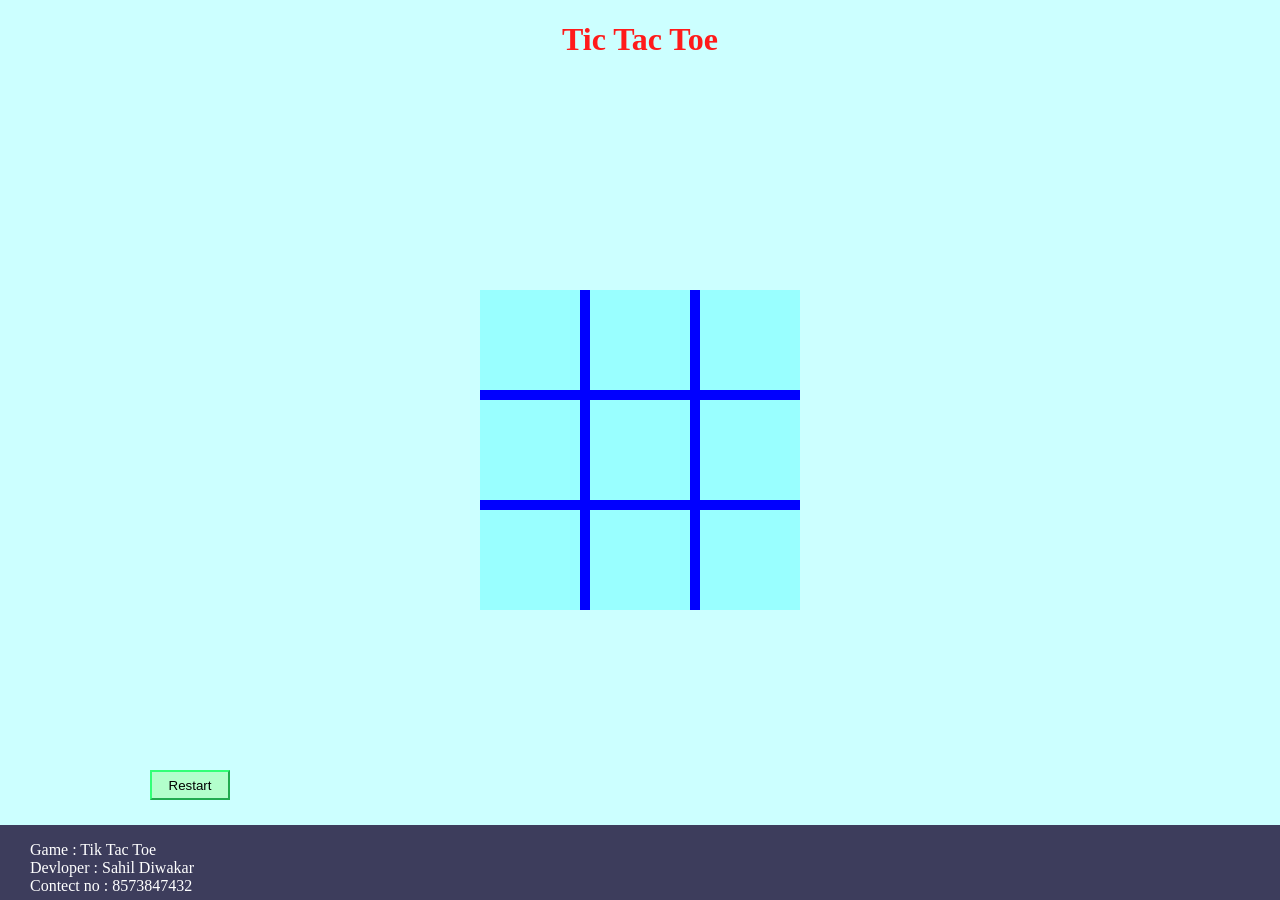
<file: TicTacToe.html>
<!DOCTYPE html>

<html>
<head>
  <meta charset="UTF-8">
  <meta name="viewport" content="width=device-width, initial-scale=1.0">
  <title>Tik tac toe</title>
  <style>
  body{
    background-color: rgb(204, 255, 255);
  }
  h1{
    text-align: center;
    color: rgb(255, 26, 26);
  }
 .x{
   color: rgb(255, 0, 191);
 }
 .o{
   color: rgb(0, 255, 0);
 }
  #winbox{
    text-align: center;
    color: rgb(204, 0, 255);
  }
 .contener{
   height: 320px;
   width: 320px;
   display: flex;
   justify-content: center;
   align-items: center;
   flex-wrap: wrap;
   gap: 10px;
   background-color: blue;
   position: absolute;
   top: 50%;
   left: 50%;
   transform: translate(-50%, -50%);
 }
 .box{
   height: 100px;
   width: 100px;
   background-color: rgb(153, 255, 255);
   font-size: 90px;
   text-align: center;
 }
 .restart{
   height: 30px;
   width: 80px;
   position: absolute;
   bottom: 100px;
   left: 150px;
   background-color: rgb(179, 255, 204);
   border-color: rgb(51, 255, 119);
 }
  footer{
    height: 75px;
    width: 100vw;
    background-color: rgb(61, 61, 92);
    color: rgb(255,255,255);
    position: absolute;
    bottom: 0px;
    left: 0px;
  }
  p{
    margin-left: 30px;
  }
  </style>
</head>
<body>
  <div class="headbox">
    <h1>Tic Tac Toe</h1>
    <h1 id="winbox"></h1>
  </div>
  <div class="contener">
    <div class="box"></div>
    <div class="box"></div>
    <div class="box"></div>
    <div class="box"></div>
    <div class="box"></div>
    <div class="box"></div>
    <div class="box"></div>
    <div class="box"></div>
    <div class="box"></div>
  </div>
  <button class="restart">Restart</button>
  <footer>
    <p>Game : Tik Tac Toe
      <br>Devloper : Sahil Diwakar
      <br>Contect no : 8573847432</p>
    
  </footer>
  <script>
  let gameover = false;
  let winbox = document.querySelector("#winbox");
  let boxes = document.querySelectorAll(".box");
  let turnX = true;
  for (let box of boxes){
    box.addEventListener("click",()=>{
      if(gameover){
        return;
      }
      else if (box.innerText == ""){
        if(turnX){
          box.classList.remove("o");
          box.classList.add("x");
          box.innerText = "X";
          turnX = false;
        }
        else if (!turnX){
          box.classList.remove("x");
          box.classList.add("o");
          box.innerText = "O";
          turnX = true;
        }
      }
      checkwin();
      drow();
    });
  }
  let restart = document.querySelector(".restart");
  restart.addEventListener("click",()=>{
    for (let box of boxes){
      box.innerText = "";
      gameover = false;
      winbox.innerText = ""
    }
  });
  function checkwin(){
    const winpatterns = [
    [0,1,2],
    [3,4,5],
    [6,7,8],
    [0,3,6],
    [1,4,7],
    [2,5,8],
    [0,4,8],
    [2,4,6]
    ];
    for (pattern of winpatterns){
      let position1 = boxes[pattern[0]].innerText;
      let position2 = boxes[pattern[1]].innerText;
      let position3 = boxes[pattern[2]].innerText;
      if (position1!= "" && position1 === position2 && position2 === position3){
        winbox.innerText = "💥🎉Player "+ position1 +" Win🎊💥";
        gameover = true;
      }
    }
  }
  function drow(){
    if (!gameover && [...boxes].every(box => box.innerText!== "")){
      winbox.innerText = "Match 🤝 Draw";
    }
  }
  </script>
</body>
  </html>
</file>
